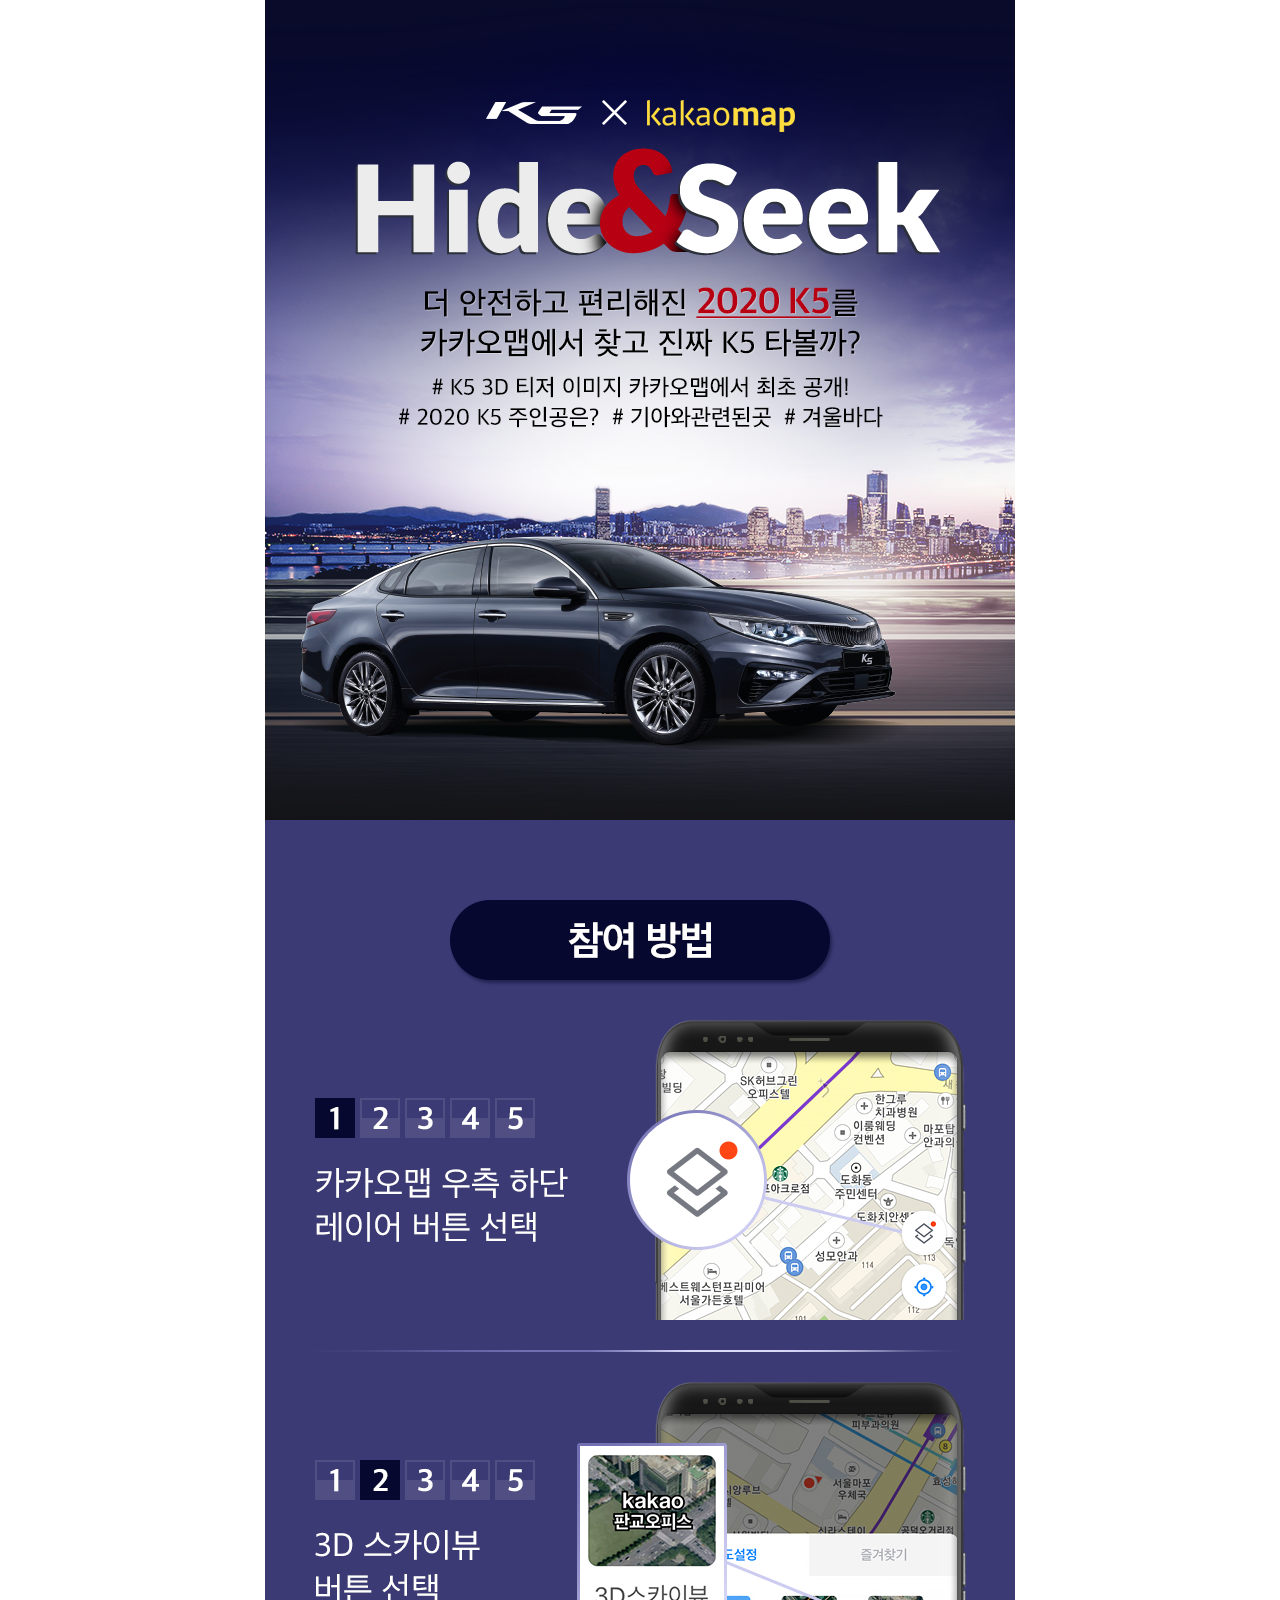
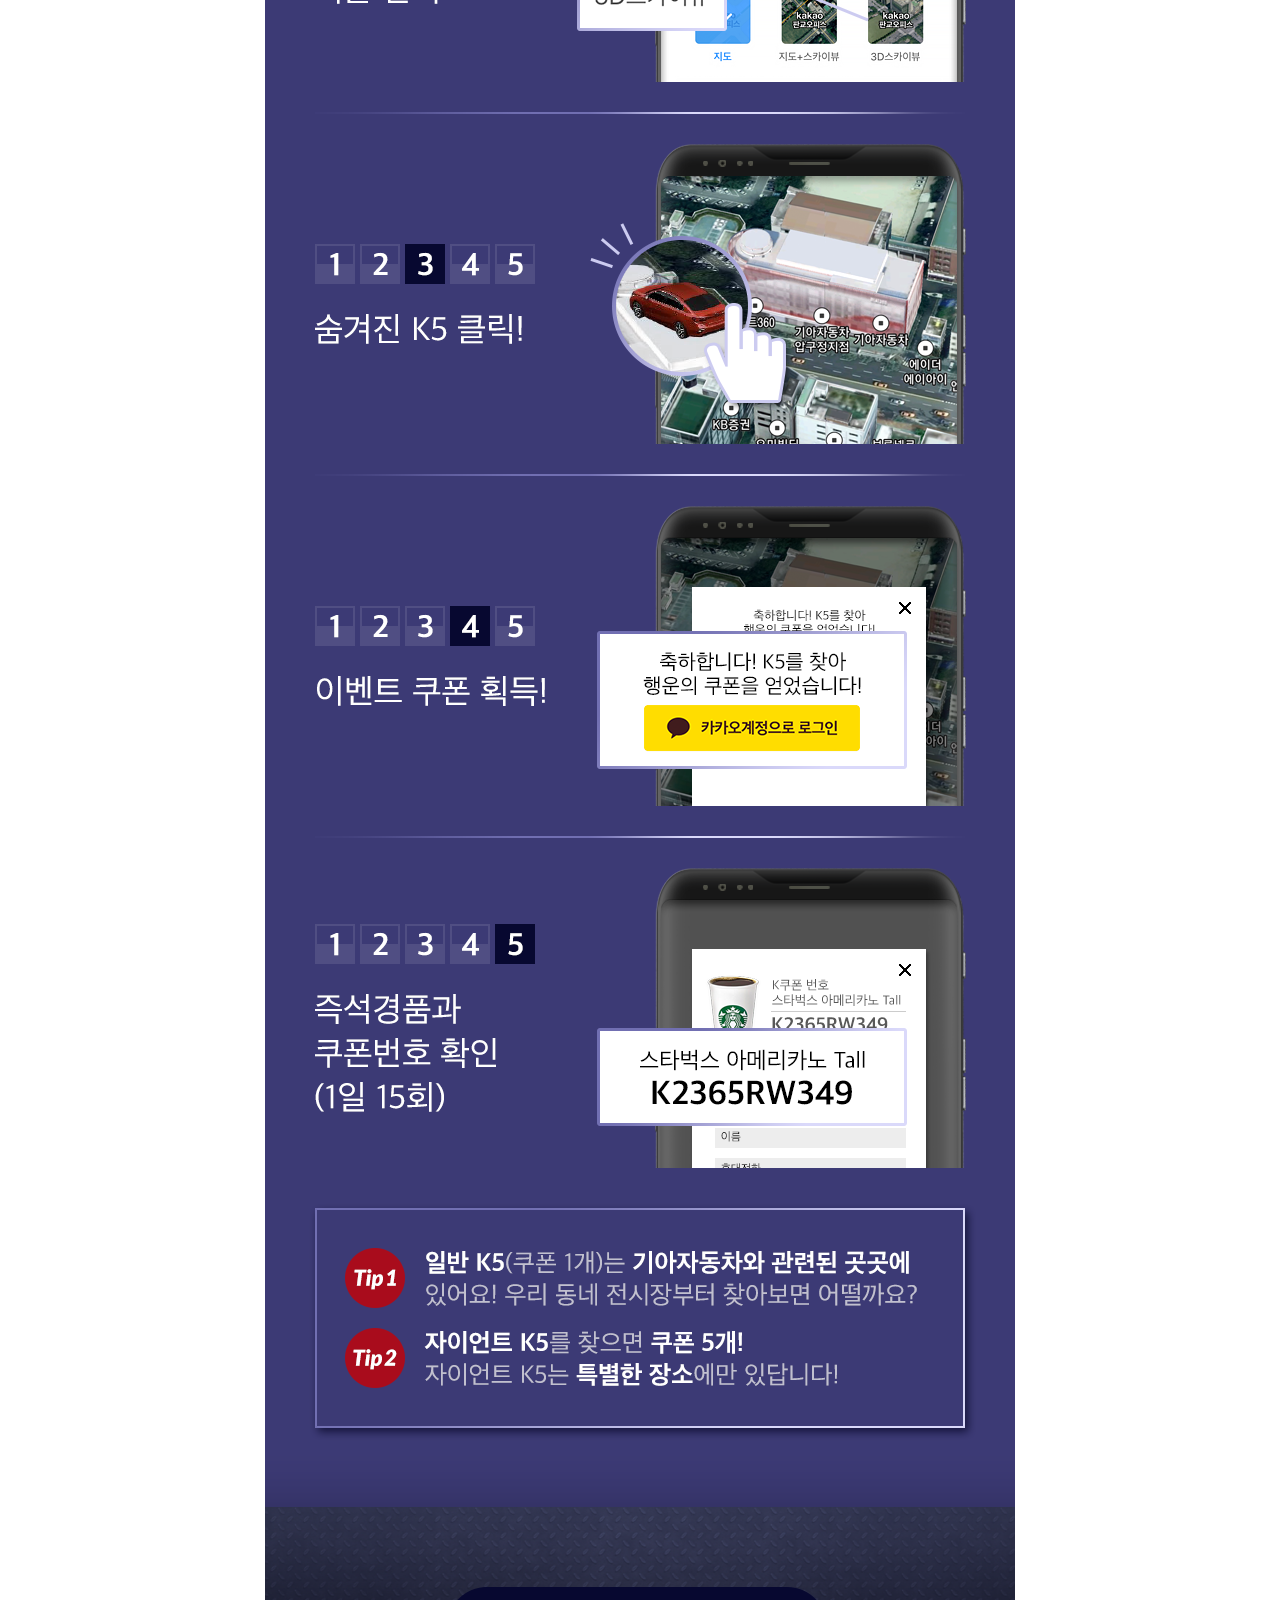
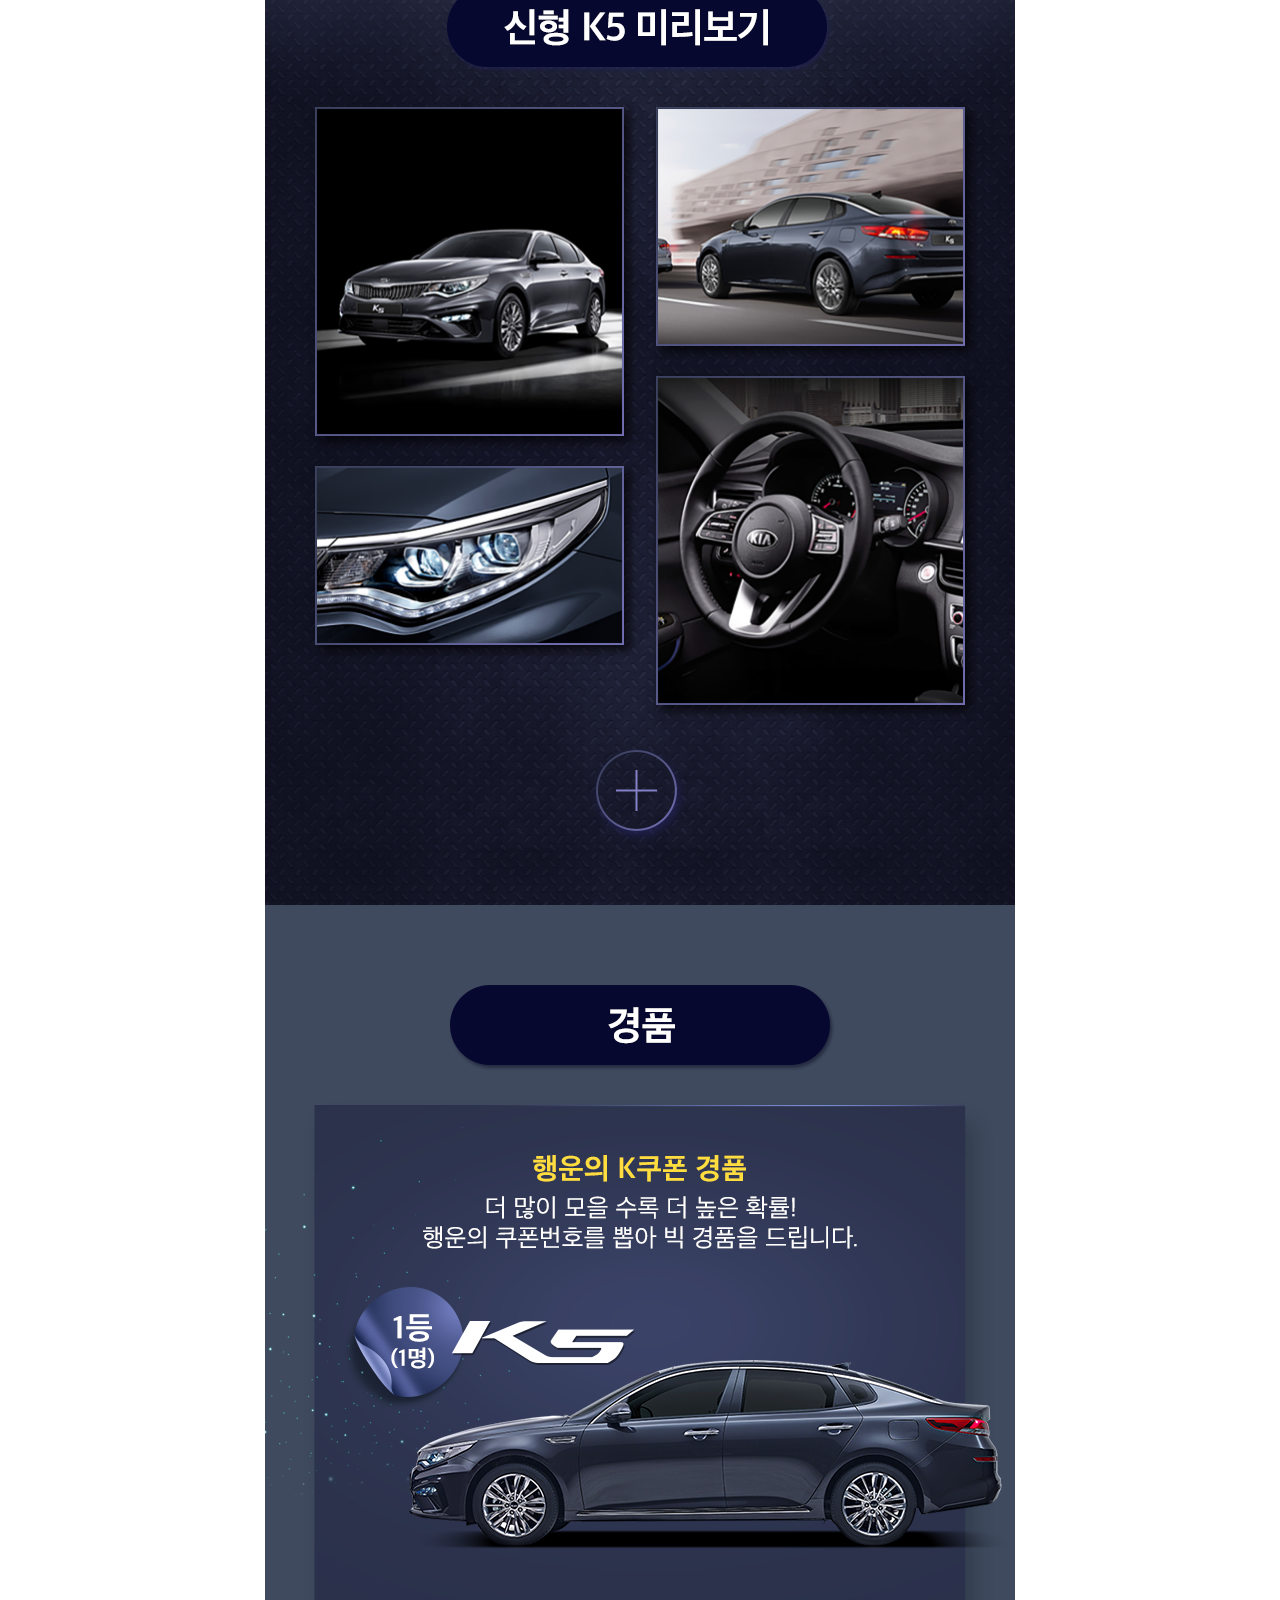
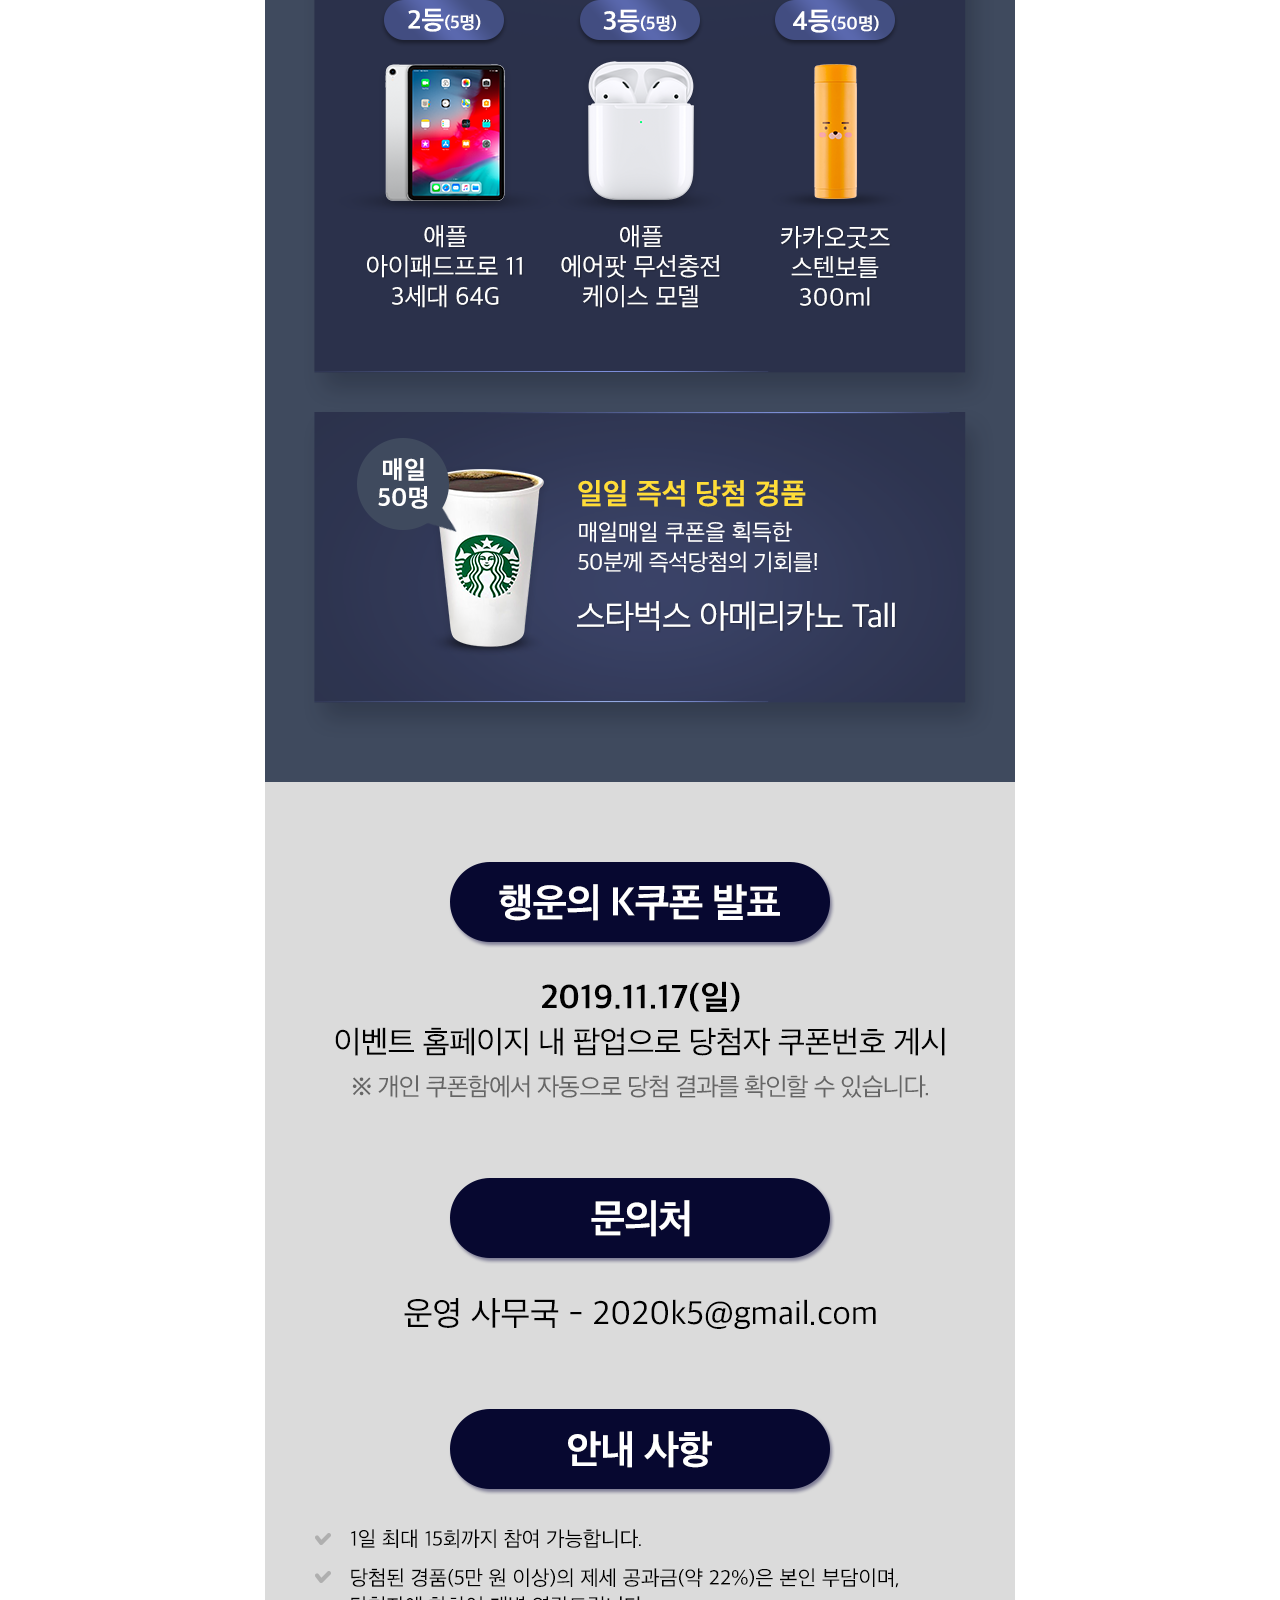
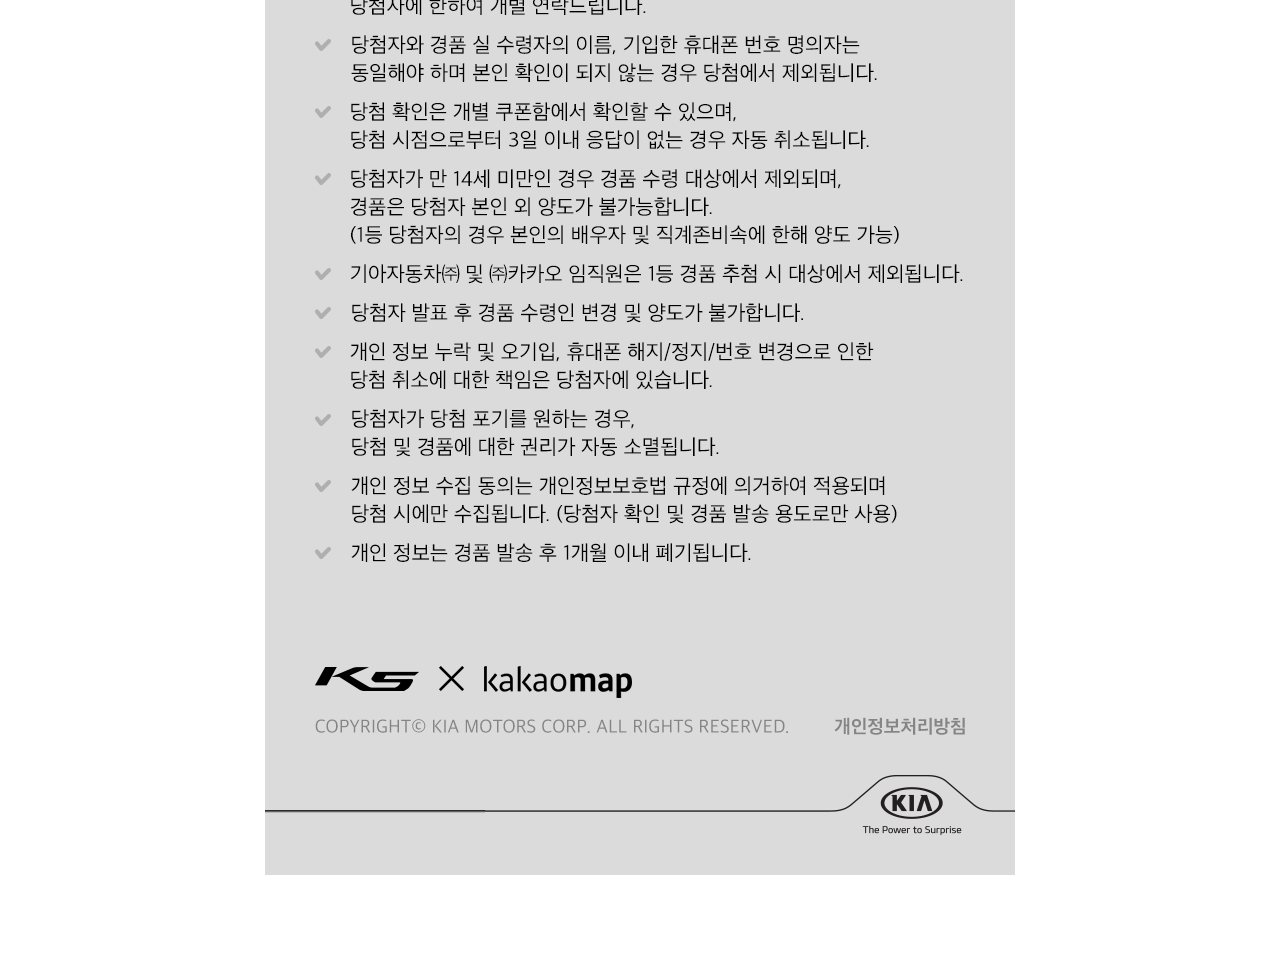
<file: views/html/index.html>
<!Doctype html>
<html lang="ko">
    <head>
        <meta charset="utf-8">
        <meta http-equiv="x-ua-compatible" content="ie=edge">
        <meta name="viewport" content="width=device-width, initial-scale=1, user-scalable=no">
        <title>Hide & Seek</title>
        <meta name="title" content="Hide & Seek">
        <meta name="description" content="기아자동차X카카오맵이 함께하는 전국민 K5신차 찾기 이벤트">
        <meta name="keywords" content="K5, 기아자동차, 카카오맵, 신차">
        <meta name="author" content="univJOYSEUL">
        <meta property="og:title" content="Hide & Seek">
        <meta property="og:type" content="website">
        <meta property="og:image" content="">
        <meta property="og:description" content="기아자동차X카카오맵이 함께하는 전국민 K5신차 찾기 이벤트">
        <meta name="twitter:card" content="summary">
        <meta name="twitter:title" content="Hide & Seek">
        <meta name="twitter:url" content="">
        <meta name="twitter:image" content="">
        <meta name="twitter:description" content="기아자동차X카카오맵이 함께하는 전국민 K5신차 찾기 이벤트">
    
        <link rel="icon" href="" type="image/png">
        <link rel="shortcut icon" href="" type="image/x-icon">

        <link rel="stylesheet" href="../../content/styles/reset.css">
        <link rel="stylesheet" href="../../content/styles/templete.css">
        <link rel="stylesheet" href="../../content/styles/style.css">
        <script src="../../content/scripts/jquery-1.12.4.min.js"></script>
        <script src="../../content/scripts/modal.js"></script>
        <!--[if lte IE 8]>
        <script src="../../content/scripts/html5shiv.js"></script>
        <![endif]-->
    </head>
    <body>
        <main>
            <div class="grid">
                <img src="../../content/images/main/visual.png" alt="K5 X kakapmap Hide&Seek">
                <img src="../../content/images/main/tutorial.png" alt="참여 방법">
                <div class="gallery">
                    <img src="../../content/images/main/gallery-tit.png" alt="신형 K5 미리보기">
                    <div class="img-list">
                        <ul class="list-lt">
                            <li><img src="../../content/images/main/gallery-img-01.png" alt="신차 이미지"></li>
                            <li><img src="../../content/images/main/gallery-img-03.png" alt="신차 이미지"></li>
                        </ul>
                        <ul class="list-rt">
                            <li><img src="../../content/images/main/gallery-img-02.png" alt="신차 이미지"></li>
                            <li><img src="../../content/images/main/gallery-img-04.png" alt="신차 이미지"></li>
                        </ul>
                    </div>
                    <div class="btn-box">
                        <a href="javascript:void(0);" title="이미지 더보기" class="btn"><img src="../../content/images/main/gallery-btn.png" alt="더보기 버튼"></a>
                    </div>
                </div> <!-- //신형 K5 미리보기 -->
                <img src="../../content/images/main/gift.png" alt="경품">
                <img src="../../content/images/main/notice.png" alt="행운의 K쿠폰 발표 / 문의처 / 안내사항">
            </div>
        </main>
        <footer>
            <div class="grid">
                <img src="../../content/images/footer-ci-01.png" alt="K5 X kakapmap Hide&Seek">
                <div class="copyright">
                    <img src="../../content/images/footer-copy.png" alt="COPYRIGHT© KIA MOTORS CORP. ALL RIGHTS RESERVED. / 개인정보처리방침">
                    <a href="javascript:void(0);" title="개인정보처리방침 페이지로 이동" class="btn"></a>
                </div>
                <img src="../../content/images/footer-ci-02.png" alt="KIA - The Power to Surprise">
            </div>
        </footer>
        <div class="fixed-btn-box">
            <div class="grid">
                <a href="javascript:void(0);" title="K5 찾기 페이지로 이동" class="btn"><img src="../../content/images/main/fixed-btn-01.png" alt="K5 찾기"></a>
                <a href="javascript:void(0);" title="내 쿠폰함 페이지로 이동" class="btn show-modal"><img src="../../content/images/main/fixed-btn-02.png" alt="내 쿠폰함 가기"></a>
            </div>
        </div> <!-- //고정 버튼 박스 -->
        <div class="modal-popup">
            <div class="modal-wrap coupon">
                <div class="modal-cont success">
                    <h3 class="tit">축하합니다!!</h3>
                    <p>K5 자이언트를 찾아<br>행운의 쿠폰을 3장 얻었습니다!<br>지금 바로 확인하세요.</p>
                    <div class="btn-box">
                        <a href="javascript:void(0);" title="카카오계정으로 로그인하기" class="btn"><span class="label">카카오계정으로 로그인</span></a>
                    </div>
                </div>
                <!-- <div class="modal-cont fail">
                    <h3 class="tit">쿠폰 획득 실패<br>일일 이벤트 응모 횟수 초과</h3>
                    <p>Hide & Seek 이벤트는<br>하루 15회까지 가능합니다.<br>내일 다시 지원해 주세요.</p>
                    <div class="btn-box">
                        <a href="javascript:void(0);" title="카카오계정으로 로그인하기" class="btn close-modal">닫기</a>
                    </div>
                </div> -->
            </div>
        </div>
        <script>
            $(document).ready(function(){
                
                $(window).scroll(function(){
                    var windowST = $(window).scrollTop();
                    $('.fixed-btn-box').addClass('active');
                    if (windowST <= 0) {
                        $('.fixed-btn-box').removeClass('active');
                    }
                });
            });
        </script>
    </body>
</html>
</file>
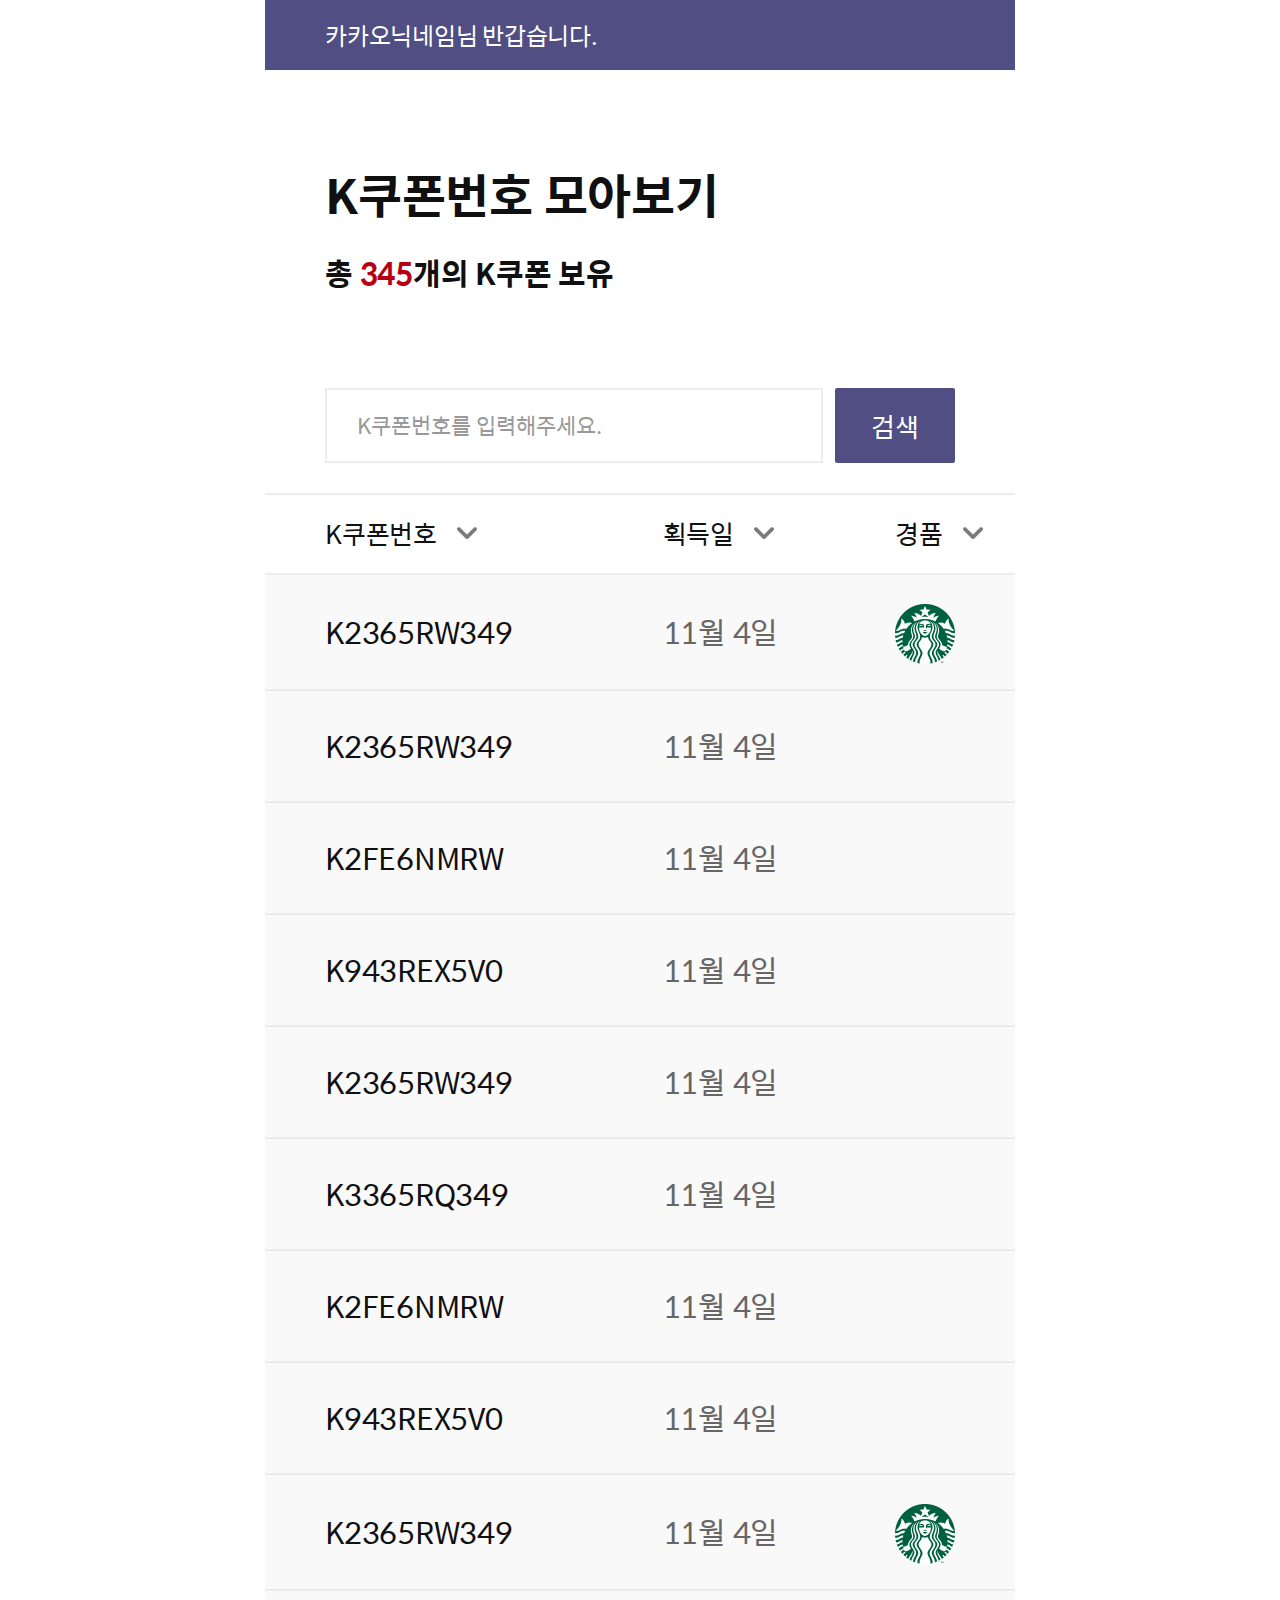
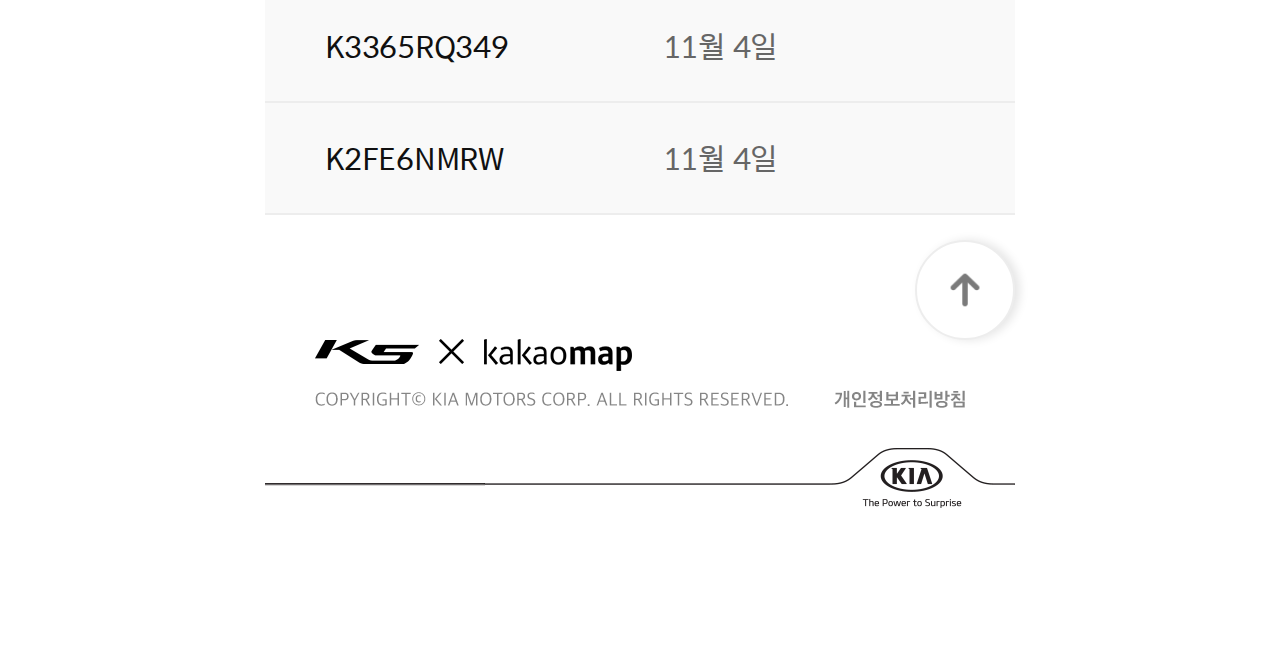
<file: views/html/쿠폰모아보기.html>
<!Doctype html>
<html lang="ko">
    <head>
        <meta charset="utf-8">
        <meta http-equiv="x-ua-compatible" content="ie=edge">
        <meta name="viewport" content="width=device-width, initial-scale=1, user-scalable=no">
        <title>Hide & Seek</title>
        <meta name="title" content="Hide & Seek">
        <meta name="description" content="기아자동차X카카오맵이 함께하는 전국민 K5신차 찾기 이벤트">
        <meta name="keywords" content="K5, 기아자동차, 카카오맵, 신차">
        <meta name="author" content="univJOYSEUL">
        <meta property="og:title" content="Hide & Seek">
        <meta property="og:type" content="website">
        <meta property="og:image" content="">
        <meta property="og:description" content="기아자동차X카카오맵이 함께하는 전국민 K5신차 찾기 이벤트">
        <meta name="twitter:card" content="summary">
        <meta name="twitter:title" content="Hide & Seek">
        <meta name="twitter:url" content="">
        <meta name="twitter:image" content="">
        <meta name="twitter:description" content="기아자동차X카카오맵이 함께하는 전국민 K5신차 찾기 이벤트">
    
        <link rel="icon" href="" type="image/png">
        <link rel="shortcut icon" href="" type="image/x-icon">

        <link rel="stylesheet" href="../../content/styles/reset.css">
        <link rel="stylesheet" href="../../content/styles/templete.css">
        <link rel="stylesheet" href="../../content/styles/style.css">
        <script src="../../content/scripts/jquery-1.12.4.min.js"></script>
        <script src="../../content/scripts/modal.js"></script>
        <!--[if lte IE 8]>
        <script src="../../content/scripts/html5shiv.js"></script>
        <![endif]-->
    </head>
    <body>
        <section>
            <div class="grid">
                <div class="nickbox">
                    <div class="grid-padd"><span class="txt">카카오닉네임님 반갑습니다.</span></div>
                </div>
                <div class="page-titbox">
                    <div class="grid-padd">
                        <h2 class="tit">K쿠폰번호 모아보기</h2>
                        <p class="txt">총 <span class="fnt-red">345</span>개의 K쿠폰 보유</p>
                    </div>
                </div>
                <!--
                <div class="cpn-default">
                    <div class="grid-padd">
                        <p>현재 보유한 쿠폰이 없습니다.<br><span class="fnt-red">K5 찾기</span> 버튼을 눌러<br>이벤트에 응모해 보세요.</p>
                    </div>
                </div>
                //보유한 쿠폰이 없을 시 디폴트 문구-->
                <div class="cpn-search">
                    <div class="grid-padd">
                        <form>
                            <input type="text" placeholder="K쿠폰번호를 입력해주세요."><button class="btn">검색</button>
                        </form>
                    </div>
                </div>
                <div class="cpn-tblbox">
                    <table cellspacing="0" cellpadding="0" class="cpn-all">
                        <tr>
                            <th><span class="btn">K쿠폰번호</span></th>
                            <th><span class="btn">획득일</span></th>
                            <th><span class="btn">경품</span></th> <!-- joy1016 -->
                        </tr>
                        <tr>
                            <td>K2365RW349</td>
                            <td>11월 4일</td>
                            <td><img src="../../content/images/sub/coupon-ci-img.png" alt="쿠폰 이미지" class="cpn-img"></td>
                        </tr>
                        <tr>
                            <td>K2365RW349</td>
                            <td>11월 4일</td>
                            <td></td>
                        </tr>
                        <tr>
                            <td>K2FE6NMRW</td>
                            <td>11월 4일</td>
                            <td></td>
                        </tr>
                        <tr>
                            <td>K943REX5V0</td>
                            <td>11월 4일</td>
                            <td></td>
                        </tr>
                        <tr>
                            <td>K2365RW349</td>
                            <td>11월 4일</td>
                            <td></td>
                        </tr>
                        <tr>
                            <td>K3365RQ349</td>
                            <td>11월 4일</td>
                            <td></td>
                        </tr>
                        <tr>
                            <td>K2FE6NMRW</td>
                            <td>11월 4일</td>
                            <td></td>
                        </tr>
                        <tr>
                            <td>K943REX5V0</td>
                            <td>11월 4일</td>
                            <td></td>
                        </tr>
                        <tr>
                            <td>K2365RW349</td>
                            <td>11월 4일</td>
                            <td><img src="../../content/images/sub/coupon-ci-img.png" alt="쿠폰 이미지" class="cpn-img"></td>
                        </tr>
                        <tr>
                            <td>K3365RQ349</td>
                            <td>11월 4일</td>
                            <td></td>
                        </tr>
                        <tr>
                            <td>K2FE6NMRW</td>
                            <td>11월 4일</td>
                            <td></td>
                        </tr>
                    </table>
                </div>
                <div class="fixed-btn-box">
                    <a href="javascript:void(0);" title="K5 찾기 페이지로 이동" class="btn"><img src="../../content/images/main/fixed-btn-01.png" alt="K5 찾기"></a>
                    <a href="index.html" title="이벤트 소개 페이지로 이동" class="btn"><img src="../../content/images/sub/fixed-btn-03.png" alt="이벤트 소개"></a>
                </div> <!-- //고정 버튼 박스 -->
                <span class="scltop-btn"><img src="../../content/images/sub/scrolltop-arw.png" alt="페이지 위로 이동 화살표"></span>
            </div>
        </section>
        <footer>
            <div class="grid">
                <img src="../../content/images/footer-ci-wht-01.png" alt="K5 X kakapmap Hide&Seek">
                <div class="copyright">
                    <img src="../../content/images/footer-copy-wht.png" alt="COPYRIGHT© KIA MOTORS CORP. ALL RIGHTS RESERVED. / 개인정보처리방침">
                    <a href="javascript:void(0);" title="개인정보처리방침 페이지로 이동" class="btn"></a>
                </div>
                <img src="../../content/images/footer-ci-wht-02.png" alt="KIA - The Power to Surprise">
            </div>
        </footer>
        <div class="fixed-btn-box">
            <a href="javascript:void(0);" title="K5 찾기 페이지로 이동" class="btn"><img src="../../content/images/main/fixed-btn-01.png" alt="K5 찾기"></a>
            <a href="쿠폰함.html" title="쿠폰함 페이지로 이동" class="btn"><img src="../../content/images/main/fixed-btn-02.png" alt="내 쿠폰함 가기"></a> <!-- joy1016 -->
        </div> <!-- //고정 버튼 박스 -->
        <script>
            $(document).ready(function(){
                $('.cpn-all th .btn').click(function(){
                    $(this).toggleClass('active');
                });
                $('.scltop-btn').click(function(){
                    $('html, body').animate({
                        scrollTop : 0
                    }, 250);
                });
                $(window).scroll(function(){
                    var windowST = $(this).scrollTop();

                    $('.fixed-btn-box').addClass('active');
                    $('.scltop-btn').addClass('active');

                    if(windowST <= 0) {
                        $('.scltop-btn').removeClass('active');
                        $('.fixed-btn-box').removeClass('active');
                    }
                    if ($('.scltop-btn').offset().top + $(".scltop-btn").height() > $("footer").offset().top) {
                        $('.scltop-btn').removeClass('active');
                    }
                });
            });
        </script>
    </body>
</html>
</file>
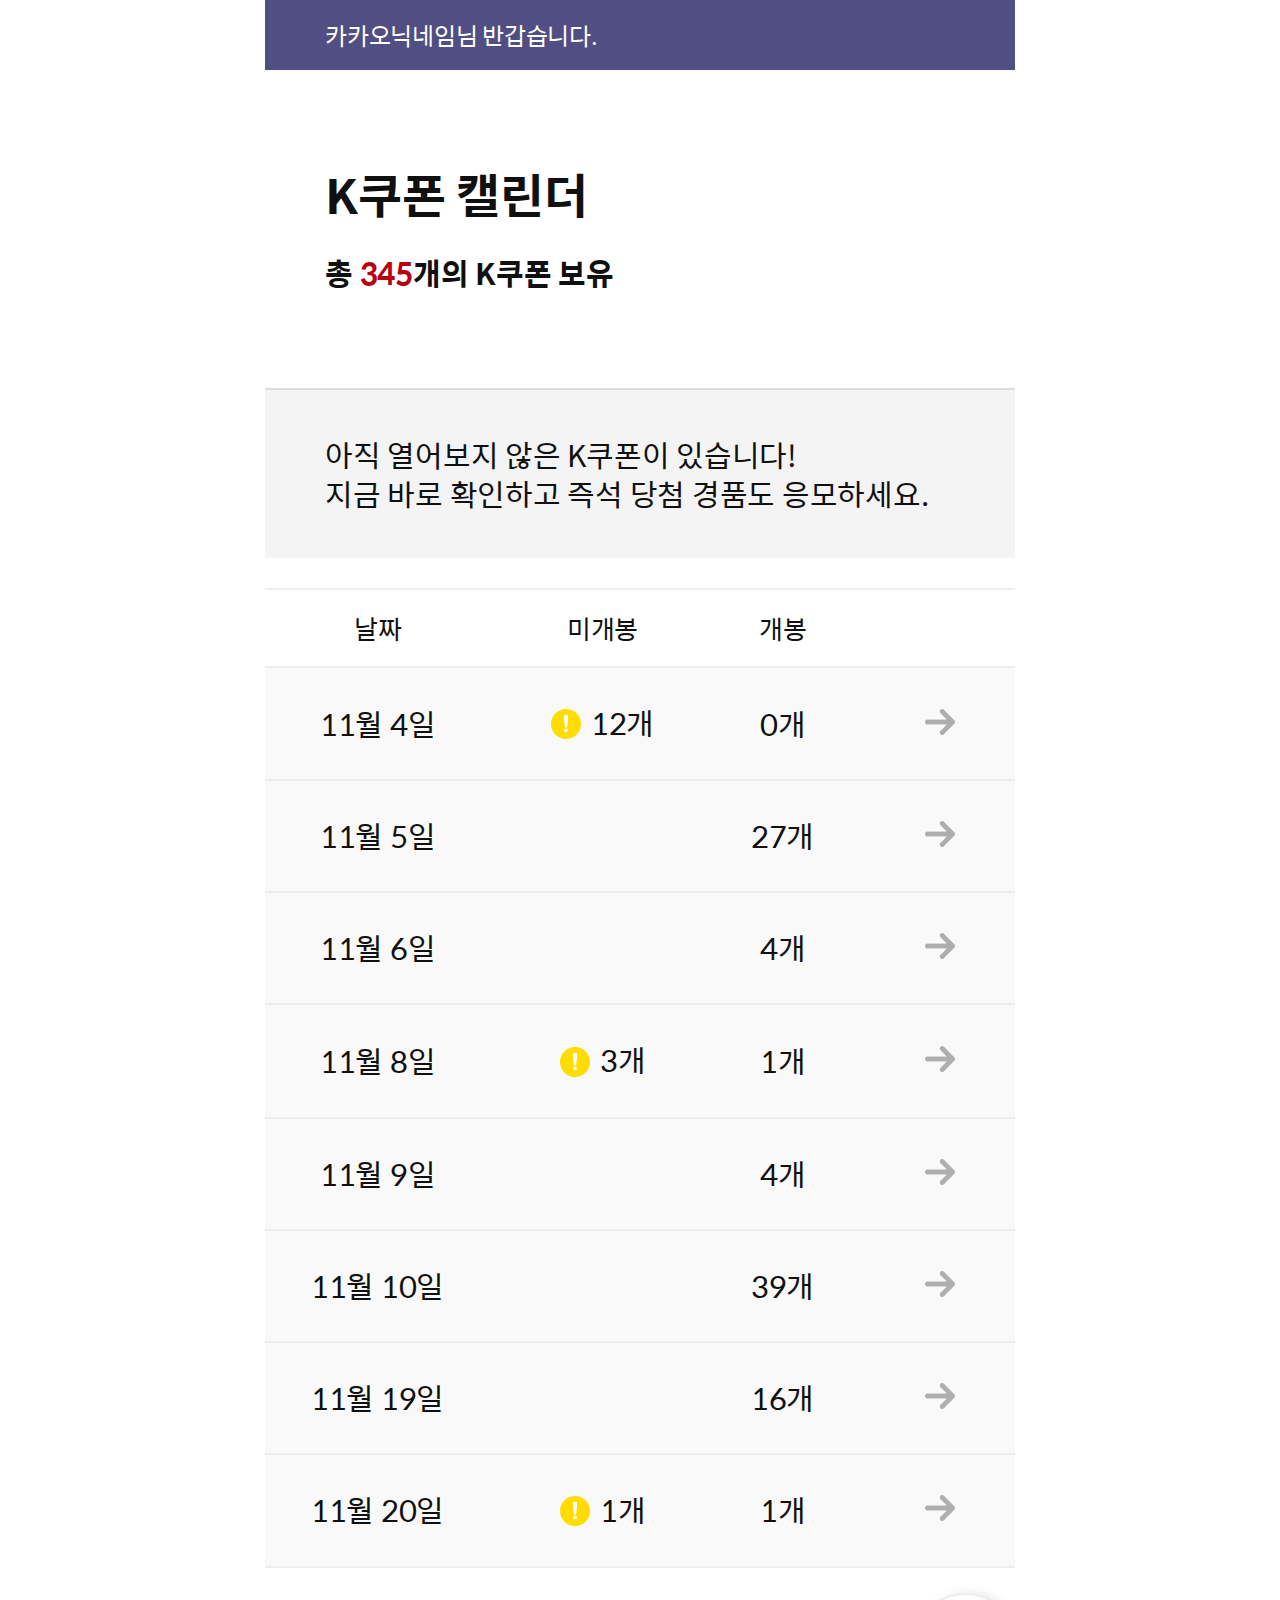
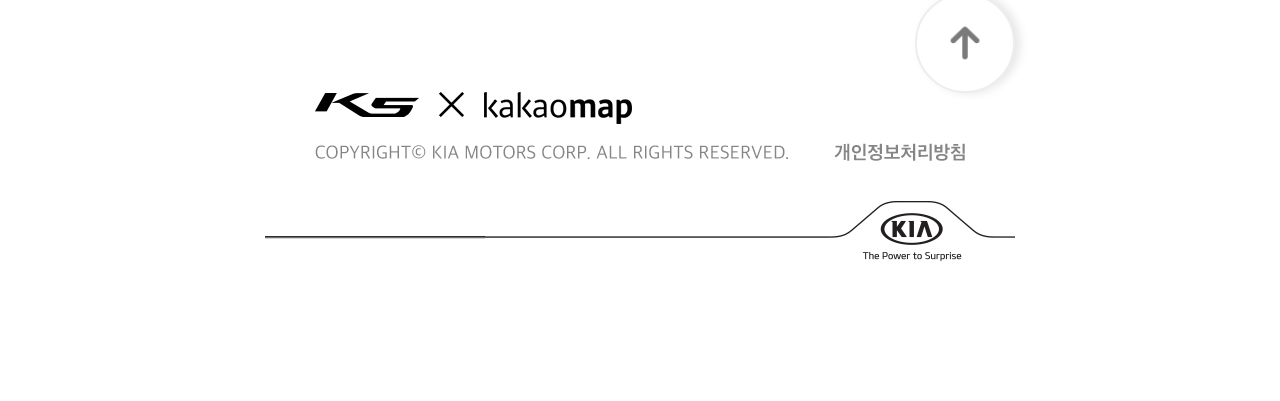
<file: views/html/쿠폰캘린더.html>
<!Doctype html>
<html lang="ko">
    <head>
        <meta charset="utf-8">
        <meta http-equiv="x-ua-compatible" content="ie=edge">
        <meta name="viewport" content="width=device-width, initial-scale=1, user-scalable=no">
        <title>Hide & Seek</title>
        <meta name="title" content="Hide & Seek">
        <meta name="description" content="기아자동차X카카오맵이 함께하는 전국민 K5신차 찾기 이벤트">
        <meta name="keywords" content="K5, 기아자동차, 카카오맵, 신차">
        <meta name="author" content="univJOYSEUL">
        <meta property="og:title" content="Hide & Seek">
        <meta property="og:type" content="website">
        <meta property="og:image" content="">
        <meta property="og:description" content="기아자동차X카카오맵이 함께하는 전국민 K5신차 찾기 이벤트">
        <meta name="twitter:card" content="summary">
        <meta name="twitter:title" content="Hide & Seek">
        <meta name="twitter:url" content="">
        <meta name="twitter:image" content="">
        <meta name="twitter:description" content="기아자동차X카카오맵이 함께하는 전국민 K5신차 찾기 이벤트">
    
        <link rel="icon" href="" type="image/png">
        <link rel="shortcut icon" href="" type="image/x-icon">

        <link rel="stylesheet" href="../../content/styles/reset.css">
        <link rel="stylesheet" href="../../content/styles/templete.css">
        <link rel="stylesheet" href="../../content/styles/style.css">
        <script src="../../content/scripts/jquery-1.12.4.min.js"></script>
        <script src="../../content/scripts/modal.js"></script>
        <!--[if lte IE 8]>
        <script src="../../content/scripts/html5shiv.js"></script>
        <![endif]-->
    </head>
    <body>
        <section>
            <div class="grid">
                <div class="nickbox">
                    <div class="grid-padd"><span class="txt">카카오닉네임님 반갑습니다.</span></div>
                </div>
                <div class="page-titbox">
                    <div class="grid-padd">
                        <h2 class="tit">K쿠폰 캘린더</h2>
                        <p class="txt">총 <span class="fnt-red">345</span>개의 K쿠폰 보유</p>
                    </div>
                </div>
                <!--
                <div class="cpn-default">
                    <div class="grid-padd">
                        <p>현재 보유한 쿠폰이 없습니다.<br><span class="fnt-red">K5 찾기</span> 버튼을 눌러<br>이벤트에 응모해 보세요.</p>
                    </div>
                </div>
                //보유한 쿠폰이 없을 시 디폴트 문구-->
                <div class="cpn-descbox">
                    <div class="grid-padd">
                        <p class="txt">아직 열어보지 않은 K쿠폰이 있습니다!<br>지금 바로 확인하고 즉석 당첨 경품도 응모하세요.</p>
                    </div>
                </div>
                <div class="cpn-tblbox">
                    <table cellspacing="0" cellpadding="0" class="cpn-calendar">
                        <tr>
                            <th>날짜</th>
                            <th>미개봉</th>
                            <th>개봉</th>
                            <th></th>
                        </tr>
                        <tr>
                            <td><a href="쿠폰함.html" title="쿠폰함 페이지로 이동">11월 4일</a></td>
                            <td><a href="쿠폰함.html" title="쿠폰함 페이지로 이동"><img src="../../content/images/sub/coupon-alarm-ico.png" alt="알람 아이콘" class="ico">12개</a></td>
                            <td><a href="쿠폰함.html" title="쿠폰함 페이지로 이동">0개</a></td>
                            <td><a href="쿠폰함.html" title="쿠폰함 페이지로 이동"><img src="../../content/images/sub/coupon-arw.png" alt="화살표 이미지" class="arw"></a></td>
                        </tr>
                        <tr>
                            <td><a href="쿠폰함.html" title="쿠폰함 페이지로 이동">11월 5일</a></td>
                            <td><a href="쿠폰함.html" title="쿠폰함 페이지로 이동"></a></td>
                            <td><a href="쿠폰함.html" title="쿠폰함 페이지로 이동">27개</a></td>
                            <td><a href="쿠폰함.html" title="쿠폰함 페이지로 이동"><img src="../../content/images/sub/coupon-arw.png" alt="화살표 이미지" class="arw"></a></td>
                        </tr>
                        <tr>
                            <td><a href="쿠폰함.html" title="쿠폰함 페이지로 이동">11월 6일</a></td>
                            <td><a href="쿠폰함.html" title="쿠폰함 페이지로 이동"></a></td>
                            <td><a href="쿠폰함.html" title="쿠폰함 페이지로 이동">4개</a></td>
                            <td><a href="쿠폰함.html" title="쿠폰함 페이지로 이동"><img src="../../content/images/sub/coupon-arw.png" alt="화살표 이미지" class="arw"></a></td>
                        </tr>
                        <tr>
                            <td><a href="쿠폰함.html" title="쿠폰함 페이지로 이동">11월 8일</a></td>
                            <td><a href="쿠폰함.html" title="쿠폰함 페이지로 이동"><img src="../../content/images/sub/coupon-alarm-ico.png" alt="알람 아이콘" class="ico">3개</a></td>
                            <td><a href="쿠폰함.html" title="쿠폰함 페이지로 이동">1개</a></td>
                            <td><a href="쿠폰함.html" title="쿠폰함 페이지로 이동"><img src="../../content/images/sub/coupon-arw.png" alt="화살표 이미지" class="arw"></a></td>
                        </tr>
                        <tr>
                            <td><a href="쿠폰함.html" title="쿠폰함 페이지로 이동">11월 9일</a></td>
                            <td><a href="쿠폰함.html" title="쿠폰함 페이지로 이동"></a></td>
                            <td><a href="쿠폰함.html" title="쿠폰함 페이지로 이동">4개</a></td>
                            <td><a href="쿠폰함.html" title="쿠폰함 페이지로 이동"><img src="../../content/images/sub/coupon-arw.png" alt="화살표 이미지" class="arw"></a></td>
                        </tr>
                        <tr>
                            <td><a href="쿠폰함.html" title="쿠폰함 페이지로 이동">11월 10일</a></td>
                            <td><a href="쿠폰함.html" title="쿠폰함 페이지로 이동"></a></td>
                            <td><a href="쿠폰함.html" title="쿠폰함 페이지로 이동">39개</a></td>
                            <td><a href="쿠폰함.html" title="쿠폰함 페이지로 이동"><img src="../../content/images/sub/coupon-arw.png" alt="화살표 이미지" class="arw"></a></td>
                        </tr>
                        <tr>
                            <td><a href="쿠폰함.html" title="쿠폰함 페이지로 이동">11월 19일</a></td>
                            <td><a href="쿠폰함.html" title="쿠폰함 페이지로 이동"></a></td>
                            <td><a href="쿠폰함.html" title="쿠폰함 페이지로 이동">16개</a></td>
                            <td><a href="쿠폰함.html" title="쿠폰함 페이지로 이동"><img src="../../content/images/sub/coupon-arw.png" alt="화살표 이미지" class="arw"></a></td>
                        </tr>
                        <tr>
                            <td><a href="쿠폰함.html" title="쿠폰함 페이지로 이동">11월 20일</a></td>
                            <td><a href="쿠폰함.html" title="쿠폰함 페이지로 이동"><img src="../../content/images/sub/coupon-alarm-ico.png" alt="알람 아이콘" class="ico">1개</a></td>
                            <td><a href="쿠폰함.html" title="쿠폰함 페이지로 이동">1개</a></td>
                            <td><a href="쿠폰함.html" title="쿠폰함 페이지로 이동"><img src="../../content/images/sub/coupon-arw.png" alt="화살표 이미지" class="arw"></a></td>
                        </tr>
                    </table>
                </div>
                <div class="fixed-btn-box">
                    <a href="javascript:void(0);" title="K5 찾기 페이지로 이동" class="btn"><img src="../../content/images/main/fixed-btn-01.png" alt="K5 찾기"></a>
                    <a href="index.html" title="이벤트 소개 페이지로 이동" class="btn"><img src="../../content/images/sub/fixed-btn-03.png" alt="이벤트 소개"></a>
                </div> <!-- //고정 버튼 박스 -->
                <span class="scltop-btn"><img src="../../content/images/sub/scrolltop-arw.png" alt="페이지 위로 이동 화살표"></span>
            </div>
        </section>
        <footer>
            <div class="grid">
                <img src="../../content/images/footer-ci-wht-01.png" alt="K5 X kakapmap Hide&Seek">
                <div class="copyright">
                    <img src="../../content/images/footer-copy-wht.png" alt="COPYRIGHT© KIA MOTORS CORP. ALL RIGHTS RESERVED. / 개인정보처리방침">
                    <a href="javascript:void(0);" title="개인정보처리방침 페이지로 이동" class="btn"></a>
                </div>
                <img src="../../content/images/footer-ci-wht-02.png" alt="KIA - The Power to Surprise">
            </div>
        </footer>
        <div class="fixed-btn-box">
            <a href="javascript:void(0);" title="K5 찾기 페이지로 이동" class="btn"><img src="../../content/images/main/fixed-btn-01.png" alt="K5 찾기"></a>
            <a href="쿠폰함.html" title="쿠폰함 페이지로 이동" class="btn"><img src="../../content/images/main/fixed-btn-02.png" alt="내 쿠폰함 가기"></a> <!-- joy1016 -->
        </div> <!-- //고정 버튼 박스 -->
        <script>
            $(document).ready(function(){
                $('.scltop-btn').click(function(){
                    $('html, body').animate({
                        scrollTop : 0
                    }, 250);
                });
                $(window).scroll(function(){
                    var windowST = $(this).scrollTop();

                    $('.fixed-btn-box').addClass('active');
                    $('.scltop-btn').addClass('active');

                    if(windowST <= 0) {
                        $('.scltop-btn').removeClass('active');
                        $('.fixed-btn-box').removeClass('active');
                    }
                    if ($('.scltop-btn').offset().top + $(".scltop-btn").height() > $("footer").offset().top) {
                        $('.scltop-btn').removeClass('active');
                    }
                });
            });
        </script>
    </body>
</html>
</file>
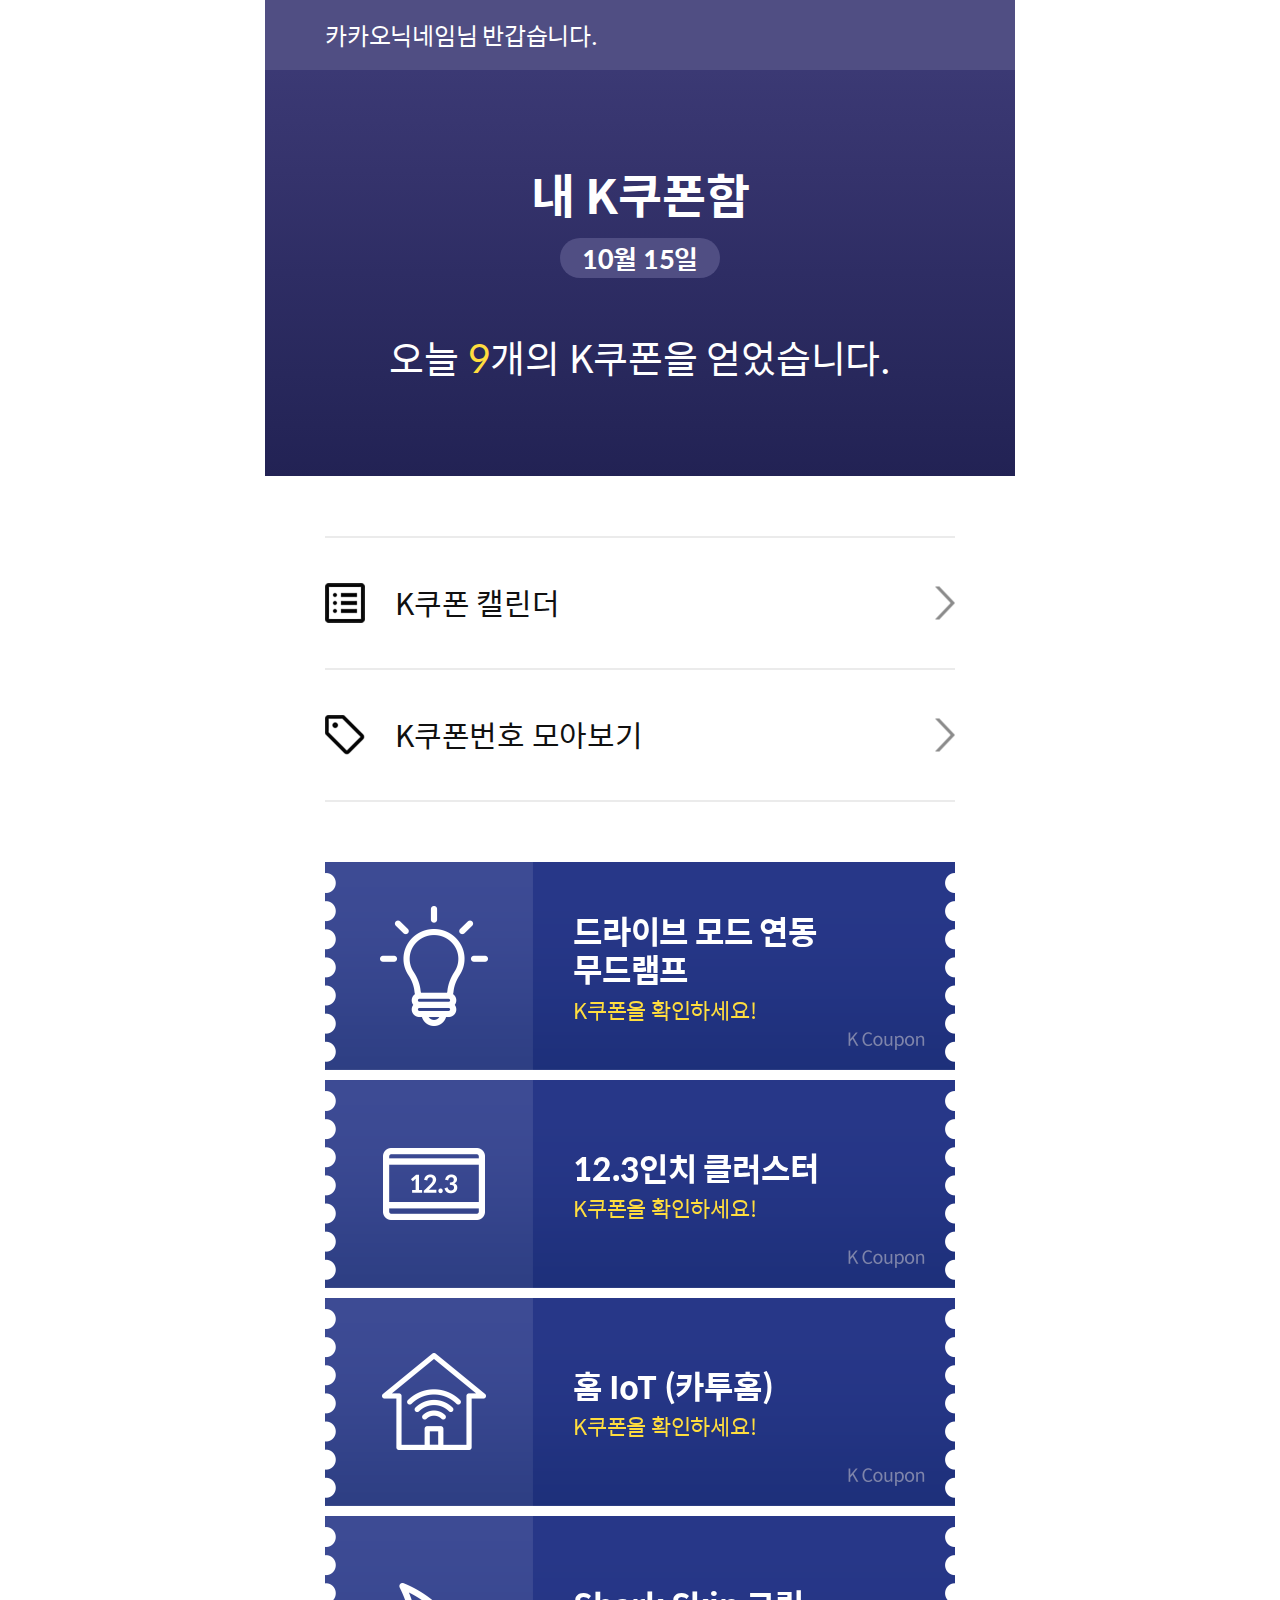
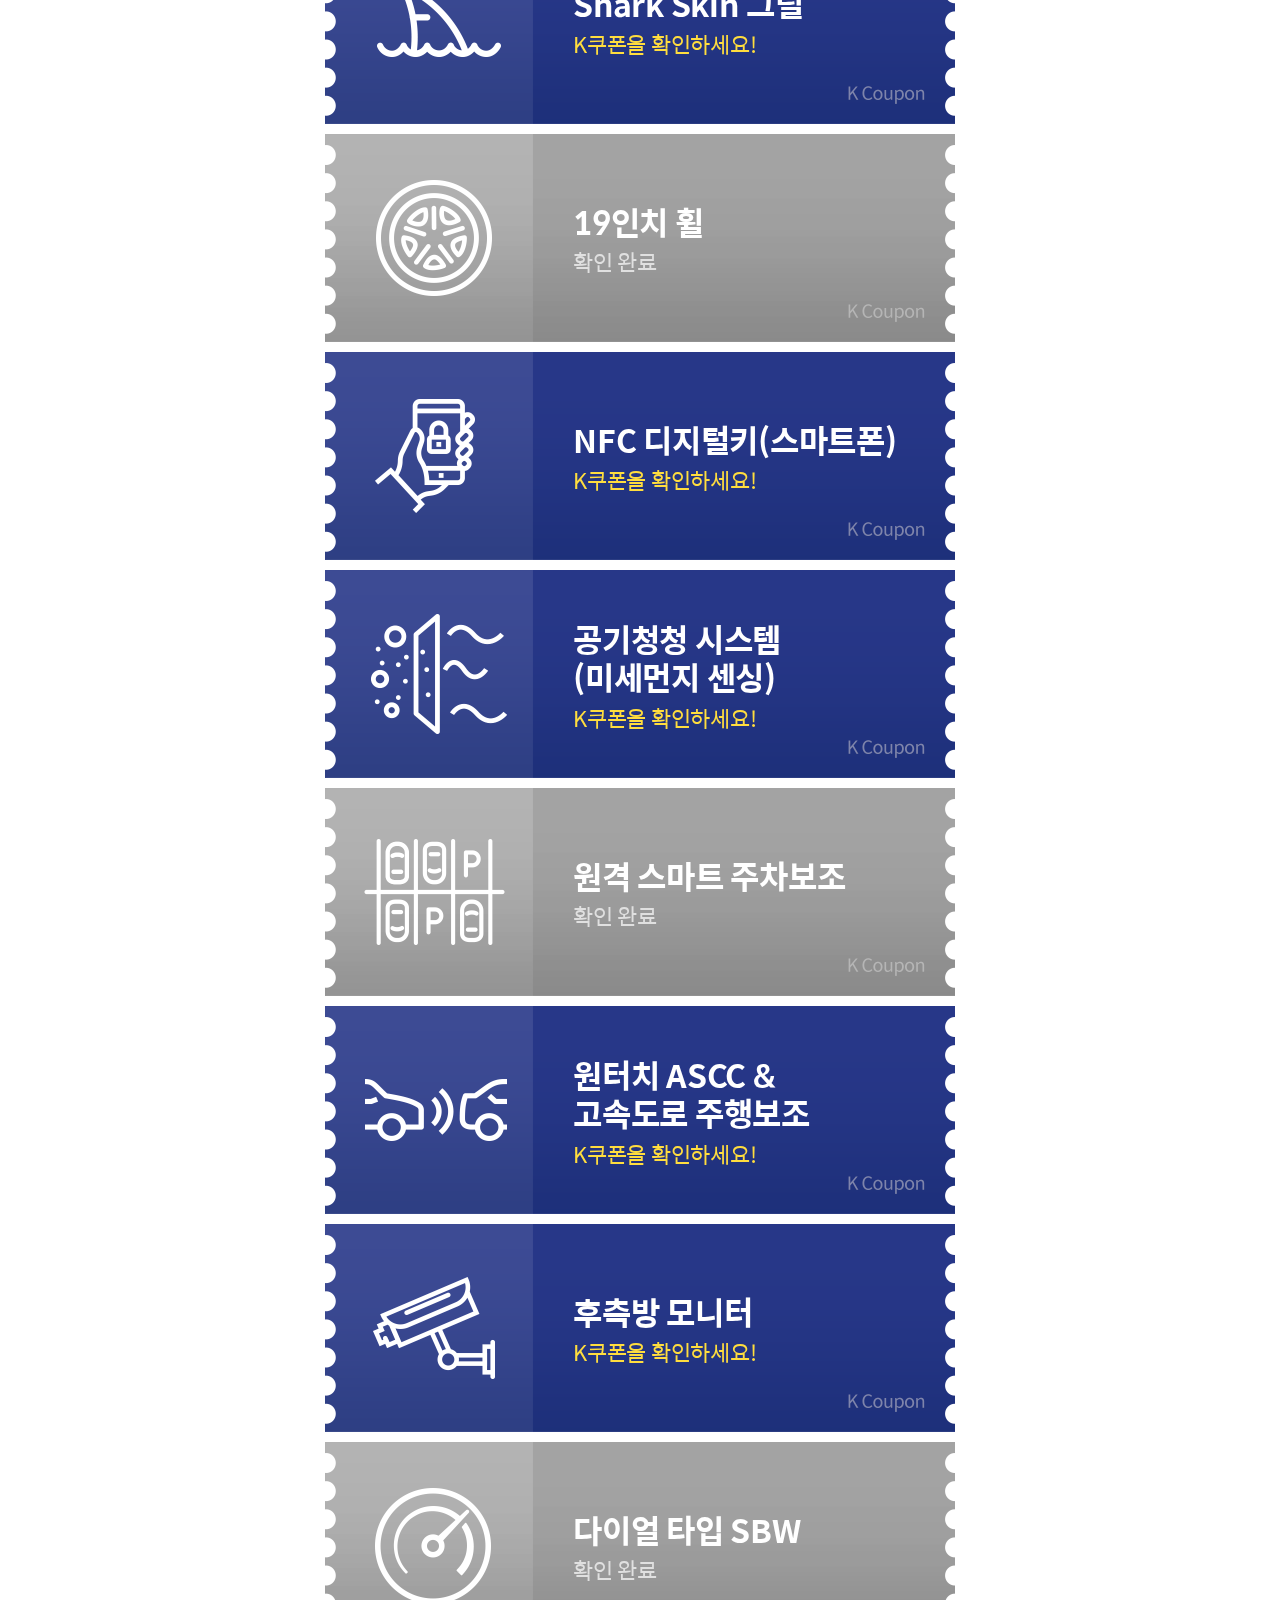
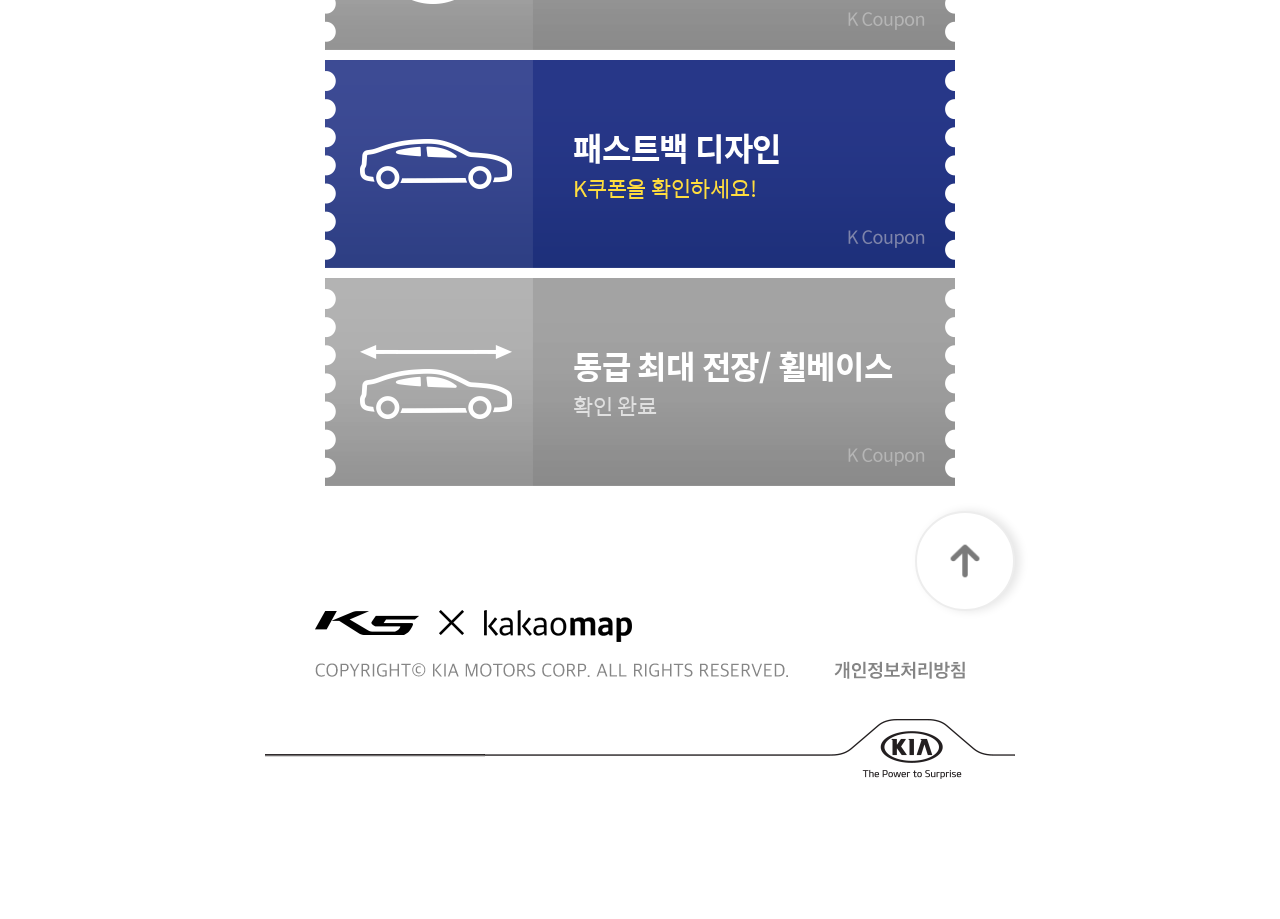
<file: views/html/쿠폰함.html>
<!Doctype html>
<html lang="ko">
    <head>
        <meta charset="utf-8">
        <meta http-equiv="x-ua-compatible" content="ie=edge">
        <meta name="viewport" content="width=device-width, initial-scale=1, user-scalable=no">
        <title>Hide & Seek</title>
        <meta name="title" content="Hide & Seek">
        <meta name="description" content="기아자동차X카카오맵이 함께하는 전국민 K5신차 찾기 이벤트">
        <meta name="keywords" content="K5, 기아자동차, 카카오맵, 신차">
        <meta name="author" content="univJOYSEUL">
        <meta property="og:title" content="Hide & Seek">
        <meta property="og:type" content="website">
        <meta property="og:image" content="">
        <meta property="og:description" content="기아자동차X카카오맵이 함께하는 전국민 K5신차 찾기 이벤트">
        <meta name="twitter:card" content="summary">
        <meta name="twitter:title" content="Hide & Seek">
        <meta name="twitter:url" content="">
        <meta name="twitter:image" content="">
        <meta name="twitter:description" content="기아자동차X카카오맵이 함께하는 전국민 K5신차 찾기 이벤트">
    
        <link rel="icon" href="" type="image/png">
        <link rel="shortcut icon" href="" type="image/x-icon">

        <link rel="stylesheet" href="../../content/styles/reset.css">
        <link rel="stylesheet" href="../../content/styles/templete.css">
        <link rel="stylesheet" href="../../content/styles/style.css">
        <script src="../../content/scripts/jquery-1.12.4.min.js"></script>
        <script src="../../content/scripts/modal.js"></script>
        <!--[if lte IE 8]>
        <script src="../../content/scripts/html5shiv.js"></script>
        <![endif]-->
    </head>
    <body>
        <section>
            <div class="grid">
                <div class="nickbox">
                    <div class="grid-padd"><span class="txt">카카오닉네임님 반갑습니다.</span></div>
                </div>
                <div class="page-titbox cpnbox-titbox">
                    <div class="grid-padd">
                        <h2 class="tit">내 K쿠폰함</h2>
                        <span class="date">10월 15일</span>
                        <p class="txt">오늘 <span class="fnt-ylw">9</span>개의 K쿠폰을 얻었습니다.</p>
                    </div>
                </div>
                <div class="cpnbox-menu">
                    <div class="grid-padd">
                        <a href="쿠폰캘린더.html" title="쿠폰 캘린더 페이지로 이동" class="btn"><span class="label">K쿠폰 캘린더</span><img src="../../content/images/sub/coupon-menu-arw.png" alt="메뉴 화살표 이미지" class="arw"></a>
                        <a href="쿠폰모아보기.html" title="쿠폰 모아보기 페이지로 이동" class="btn"><span class="label">K쿠폰번호 모아보기</span><img src="../../content/images/sub/coupon-menu-arw.png" alt="메뉴 화살표 이미지" class="arw"></a>
                    </div>
                </div>
                <div class="cpnbox-list">
                    <div class="grid-padd">
                        <ul>
                            <li class="show-modal">
                                <div class="ico"><img src="../../content/images/sub/coupon-ico-01.png" alt="쿠폰 아이콘"></div>
                                <div class="txt-box">
                                    <div class="txt">
                                        <strong>드라이브 모드 연동<br>무드램프</strong><span>K쿠폰을 확인하세요!</span>
                                    </div>
                                </div>
                            </li>
                            <li>
                                <div class="ico"><img src="../../content/images/sub/coupon-ico-02.png" alt="쿠폰 아이콘"></div>
                                <div class="txt-box">
                                    <div class="txt">
                                        <strong>12.3인치 클러스터</strong><span>K쿠폰을 확인하세요!</span>
                                    </div>
                                </div>
                            </li>
                            <li>
                                <div class="ico"><img src="../../content/images/sub/coupon-ico-03.png" alt="쿠폰 아이콘"></div>
                                <div class="txt-box">
                                    <div class="txt">
                                        <strong>홈 IoT (카투홈)</strong><span>K쿠폰을 확인하세요!</span>
                                    </div>
                                </div>
                            </li>
                            <li>
                                <div class="ico"><img src="../../content/images/sub/coupon-ico-04.png" alt="쿠폰 아이콘"></div>
                                <div class="txt-box">
                                    <div class="txt">
                                        <strong>Shark Skin 그릴</strong><span>K쿠폰을 확인하세요!</span>
                                    </div>
                                </div>
                            </li>
                            <li class="off">
                                <div class="ico"><img src="../../content/images/sub/coupon-ico-05.png" alt="쿠폰 아이콘"></div>
                                <div class="txt-box">
                                    <div class="txt">
                                        <strong>19인치 휠</strong><span>확인 완료</span>
                                    </div>
                                </div>
                            </li>
                            <li>
                                <div class="ico"><img src="../../content/images/sub/coupon-ico-06.png" alt="쿠폰 아이콘"></div>
                                <div class="txt-box">
                                    <div class="txt">
                                        <strong>NFC 디지털키(스마트폰)</strong><span>K쿠폰을 확인하세요!</span>
                                    </div>
                                </div>
                            </li>
                            <li>
                                <div class="ico"><img src="../../content/images/sub/coupon-ico-07.png" alt="쿠폰 아이콘"></div>
                                <div class="txt-box">
                                    <div class="txt">
                                        <strong>공기청청 시스템<br>(미세먼지 센싱)</strong><span>K쿠폰을 확인하세요!</span>
                                    </div>
                                </div>
                            </li>
                            <li class="off">
                                <div class="ico"><img src="../../content/images/sub/coupon-ico-08.png" alt="쿠폰 아이콘"></div>
                                <div class="txt-box">
                                    <div class="txt">
                                        <strong>원격 스마트 주차보조</strong><span>확인 완료</span>
                                    </div>
                                </div>
                            </li>
                            <li>
                                <div class="ico"><img src="../../content/images/sub/coupon-ico-09.png" alt="쿠폰 아이콘"></div>
                                <div class="txt-box">
                                    <div class="txt">
                                        <strong>원터치 ASCC &amp;<br>고속도로 주행보조</strong><span>K쿠폰을 확인하세요!</span>
                                    </div>
                                </div>
                            </li>
                            <li>
                                <div class="ico"><img src="../../content/images/sub/coupon-ico-10.png" alt="쿠폰 아이콘"></div>
                                <div class="txt-box">
                                    <div class="txt">
                                        <strong>후측방 모니터</strong><span>K쿠폰을 확인하세요!</span>
                                    </div>
                                </div>
                            </li>
                            <li class="off">
                                <div class="ico"><img src="../../content/images/sub/coupon-ico-11.png" alt="쿠폰 아이콘"></div>
                                <div class="txt-box">
                                    <div class="txt">
                                        <strong>다이얼 타입 SBW</strong><span>확인 완료</span>
                                    </div>
                                </div>
                            </li>
                            <li>
                                <div class="ico"><img src="../../content/images/sub/coupon-ico-12.png" alt="쿠폰 아이콘"></div>
                                <div class="txt-box">
                                    <div class="txt">
                                        <strong>패스트백 디자인</strong><span>K쿠폰을 확인하세요!</span>
                                    </div>
                                </div>
                            </li>
                            <li class="off">
                                <div class="ico"><img src="../../content/images/sub/coupon-ico-13.png" alt="쿠폰 아이콘"></div>
                                <div class="txt-box">
                                    <div class="txt">
                                        <strong>동급 최대 전장/ 휠베이스</strong><span>확인 완료</span>
                                    </div>
                                </div>
                            </li>
                        </ul>
                    </div>
                </div>
                <span class="scltop-btn"><img src="../../content/images/sub/scrolltop-arw.png" alt="페이지 위로 이동 화살표"></span>
            </div>
        </section>
        <footer>
            <div class="grid">
                <img src="../../content/images/footer-ci-wht-01.png" alt="K5 X kakapmap Hide&Seek">
                <div class="copyright">
                    <img src="../../content/images/footer-copy-wht.png" alt="COPYRIGHT© KIA MOTORS CORP. ALL RIGHTS RESERVED. / 개인정보처리방침">
                    <a href="javascript:void(0);" title="개인정보처리방침 페이지로 이동" class="btn"></a>
                </div>
                <img src="../../content/images/footer-ci-wht-02.png" alt="KIA - The Power to Surprise">
            </div>
        </footer>
        <div class="fixed-btn-box">
            <a href="javascript:void(0);" title="K5 찾기 페이지로 이동" class="btn"><img src="../../content/images/main/fixed-btn-01.png" alt="K5 찾기"></a>
            <a href="index.html" title="이벤트 소개 페이지로 이동" class="btn"><img src="../../content/images/sub/fixed-btn-03.png" alt="이벤트 소개"></a>
        </div> <!-- //고정 버튼 박스 -->
        <div class="modal-popup" >
            <div class="modal-wrap wng">
                <div class="modal-cont success">
                    <div class="top">
                        <div class="top-tit-box">
                            <h3 class="tit">축하합니다!</h2>
                            <p class="txt">일일 즉석 당첨 경품<br>스타벅스 아메리카노 Tall에<br>당첨되었습니다.</p>
                        </div>
                        <div class="top-img-box">
                            <img src="../../content/images/popup/winning-success-top-ico-01.png" alt="폭죽 아이콘" class="ico ico-1">
                            <img src="../../content/images/popup/winning-success-top-ico-02.png" alt="폭죽 아이콘" class="ico ico-2">
                            <img src="../../content/images/popup/winning-success-top.png" alt="스타벅스 아메리카노" class="gift">
                        </div>
                    </div>
                    <div class="btm">
                        <div class="txt-box">
                            <p class="txt">일일 즉석 당첨 경품 발송을 위해<br>본인의 개인 정보를 입력해 주세요.</p>
                        </div>
                        <div class="form-box">
                            <form>
                                <div class="input-field">
                                    <label>이름</label><input type="text">
                                </div>
                                <div class="input-field">
                                    <label>휴대전화</label><input type="text" placeholder="- 제외하고 입력" maxlength="11">
                                </div>
                                <div class="chk-field">
                                    <label><input type="checkbox"><span class="label">개인정보 수집 및 이용 동의</span><a href="javascript:void(0);" title="개인정보 수집 및 이용 동의 전문 보기" class="tglterm-btn">전문보기</a></label> <!-- joy1016 -->
                                    <div class="term-box">기아자동차㈜는 서비스 이용 시 이용자로부터 아래와 같은 개인 정보를 수집하고 있습니다. 이용자는 본 개인정보 수집·이용 동의서에 따른 동의 시, '필요한 최소한의 정보 외에 개인정보' 수집·이용에 동의하지 아니할 권리가 있습니다. 개인정보 취급 및 처리에 대한 상세한 사항은 사이트 하단에 공개한 '개인정보 처리방침'을 참조하십시오. 다만, 본 동의서 내용과 상충되는 부분은 본 동의서의 내용이 우선합니다.<br><br>1) 수집하는 개인정보의 이용목적<br>: 이벤트 당첨자 경품 발송<br><br>2) 수집 항목<br>필수 : 이름 / 휴대전화<br><br>3) 보유 및 이용기간<br>위 개인정보는 수집이용목적(이벤트 당첨자 확인)이 달성되면 즉시 폐기합니다.<br><br>4) 동의 거부의 권리<br>귀하는 개인정보 수집·이용에 동의하지 않으실 수 있습니다. 다만, 동의 거부 시 이벤트 당첨 경품 발송이 제한될 수 있습니다.</div> <!-- joy1016 -->
                                </div>
                                <div class="chk-field">
                                    <label><input type="checkbox"><span class="label">개인정보 위탁 동의</span><a href="javascript:void(0);" title="개인정보 위탁 동의 전문 보기" class="tglterm-btn">전문보기</a></label> <!-- joy1016 -->
                                    <div class="term-box">기아자동차㈜는 서비스 이행을 위해 아래와 같이 개인정보 처리 업무(행사/이벤트 안내 및 운영 포함)를 외부 전문업체에 위탁하여 처리하고 있습니다. 개인정보 처리위탁은 개별 서비스별로 그 이행을 위해 필요한 경우에 한해 각 위탁업체에 대해 이루어집니다. 업체가 변경될 경우, 웹사이트 공지사항(또는 서면·이메일·전화·SMS 등의 방법으로 개별공지)을 통하여 알려 드리겠습니다.<br><br>- 대학내일 이벤트 당첨 경품 발송<br><br>※ 귀하께서는 개인정보 처리에 대한 동의를 거부하실 수 있으며, 동의를 거부하시더라도 홈페이지의 일부 기능은 이용이 가능합니다. 다만 동의를 거부하실 경우 이벤트 당첨 경품 발송이 제한될 수 있습니다.</div> <!-- joy1016 -->
                                </div>
                            </form>
                        </div>
                        <div class="txt-box">
                            <p class="desc">※ 본인 명의의 핸드폰 번호를 입력해주세요.<br>※ 경품은 익일 오전 10시에 입력하신 휴대전화로 발송됩니다.<br>※ 오탈자로 인한 경품 수령 실패는 보상해 드리지 않습니다.</p>
                        </div>
                    </div>
                    <div class="btn-box submit">
                        <a href="javascript:void(0);" title="응모완료" class="btn close-modal">응모완료</a>
                    </div>
                </div>
                <div class="modal-cont success">
                    <div class="top">
                        <div class="top-tit-box">
                            <h3 class="tit">축하합니다!</h2>
                            <p class="txt">일일 즉석 당첨 경품<br>스타벅스 아메리카노 Tall에<br>당첨되었습니다.</p>
                        </div>
                        <div class="top-img-box">
                            <img src="../../content/images/popup/winning-success-top-ico-01.png" alt="폭죽 아이콘" class="ico ico-1">
                            <img src="../../content/images/popup/winning-success-top-ico-02.png" alt="폭죽 아이콘" class="ico ico-2">
                            <img src="../../content/images/popup/winning-success-top.png" alt="스타벅스 아메리카노" class="gift">
                        </div>
                    </div>
                    <div class="btm">
                        <div class="cpn-box">
                            <strong>K쿠폰 번호 : K2365RW349</strong>
                        </div>
                        <div class="txt-box">
                            <p class="txt"><span class="fnt-ppl">행운의 K쿠폰 발표 2019.11.17(일)</span><br>이벤트 홈페이지 내 팝업으로 당첨자 K쿠폰번호 게시</p>
                        </div>
                        <div class="gift-box">
                            <img src="../../content/images/popup/winning-gift.png" alt="경품 이미지">
                        </div>
                    </div>
                    <div class="btn-box">
                        <a href="javascript:void(0);" title="닫기" class="btn close-modal">닫기</a>
                    </div>
                </div>
                <div class="modal-cont fail">
                    <div class="top">
                        <div class="top-tit-box">
                            <h3 class="tit">다음기회에!</h2>
                            <p class="txt">일일 즉석 경품 획득에 실패했습니다.<br>그러나 행운의 K쿠폰으로 뽑는 빅 경품이 있으니<br>실망하지 마세요!</p>
                        </div>
                    </div>
                    <div class="btm">
                        <div class="cpn-box">
                            <strong>K쿠폰 번호 : K2365RW349</strong>
                        </div>
                        <div class="txt-box">
                            <p class="txt"><span class="fnt-ppl">행운의 K쿠폰 발표 2019.11.17(일)</span><br>이벤트 홈페이지 내 팝업으로 당첨자 K쿠폰번호 게시</p>
                        </div>
                        <div class="gift-box">
                            <img src="../../content/images/popup/winning-gift.png" alt="경품 이미지">
                        </div>
                    </div>
                    <div class="btn-box">
                        <a href="javascript:void(0);" title="닫기" class="btn close-modal">닫기</a>
                    </div>
                </div>
            </div>
        </div>
        <script>
            $(document).ready(function(){
                $('.scltop-btn').click(function(){
                    $('html, body').animate({
                        scrollTop : 0
                    }, 250);
                });
                $(window).scroll(function(){
                    var windowST = $(this).scrollTop();

                    $('.fixed-btn-box').addClass('active');
                    $('.scltop-btn').addClass('active');

                    if(windowST <= 0) {
                        $('.scltop-btn').removeClass('active');
                        $('.fixed-btn-box').removeClass('active');
                    }
                    if ($('.scltop-btn').offset().top + $(".scltop-btn").height() > $("footer").offset().top) {
                        $('.scltop-btn').removeClass('active');
                    }
                });
                $('.tglterm-btn').click(function(){ //joy1016
                    $(this).parent($('label')).next($('.term-box')).slideToggle(250);
                });
            });
        </script>
    </body>
</html>
</file>
<file: content/styles/templete.css>
@charset "utf-8";
/*=======================================
레이아웃
=======================================*/
html {
    font-size: 20px;
}
html.fixed {
    overflow: hidden;
    width: 100%;
}
.grid {
    position: relative;
    max-width: 750px;
}
.grid-padd {
    padding-left: 3rem;
    padding-right: 3rem;
}

/*=======================================
컬러칩
=======================================*/
.fnt-red {
    color: #b80013;
}
.fnt-ppl {
    color: #3c3a75;
}
.fnt-ylw {
    color: #ffdd3e;
}

/*=======================================
폼
=======================================*/
.input-field,
.chk-field {
    padding-top: 1rem;
}
.input-field label,
.input-field input[type="text"] {
    display: inline-block;
    vertical-align: top;
}
.input-field input[type="text"] {
    border: 2px solid #e3e6e9;
    border-radius: 5px;
}
.chk-field label {
    display: block;
    cursor: pointer;
}
.chk-field input[type="checkbox"] {
    display: none;
}
.chk-field .label:before {
    content: "";
    display: inline-block;
    border: 2px solid #e3e6e9;
    background: #fff url('../images/sub/form-checkbox-ico.png') no-repeat center;
    background-size: 0;
    border-radius: 5px;
    transition: background 0.15s cubic-bezier(0.445, 0.05, 0.55, 0.95);
    vertical-align: top;
}
.chk-field input[type="checkbox"]:checked + .label:before {
    background: #3c3a75 url('../images/sub/form-checkbox-ico.png') no-repeat center;
    background-size: 100%;
    border-color: #3c3a75;
}

/*=======================================
컴포넌트
=======================================*/
.btn {
    position: relative;
    display: inline-block;
    overflow: hidden;
    cursor: pointer;
}
.btn:before {
    content: "";
    position: absolute;
    top: 50%;
    left: 50%;
    -webkit-transform: translate(-50%, -50%) scale(0);
    transform: translate(-50%, -50%) scale(0);
    padding-bottom: 100%;
    width: 100%;
    height: 0;
    opacity: 0;
    border-radius: 100%;
    background: rgba(255, 255, 255, 0.15);
}
.btn:hover:before,
.btn:active:before {
    -webkit-animation: btnhover 0.75s linear;
    animation: btnhover 0.75s linear;
}
@-webkit-keyframes btnhover {
    0% {
        opacity: 0;
        -webkit-transform: translate(-50%, -50%) scale(0);
        transform: translate(-50%, -50%) scale(0);
    }
    30% {
        opacity: 1;
        -webkit-transform: translate(-50%, -50%) scale(0.6);
        transform: translate(-50%, -50%) scale(0.6);
    }
    100% {
        opacity: 0;
        -webkit-transform: translate(-50%, -50%) scale(1.2);
        transform: translate(-50%, -50%) scale(1.2);
    }
}
@keyframes btnhover {
    0% {
        opacity: 0;
        -webkit-transform: translate(-50%, -50%) scale(0);
        transform: translate(-50%, -50%) scale(0);
    }
    30% {
        opacity: 1;
        -webkit-transform: translate(-50%, -50%) scale(0.6);
        transform: translate(-50%, -50%) scale(0.6);
    }
    100% {
        opacity: 0;
        -webkit-transform: translate(-50%, -50%) scale(1.2);
        transform: translate(-50%, -50%) scale(1.2);
    }
}
.btn .label {
    display: inline-block;
}

/*=======================================
헤더 & 푸터
=======================================*/
footer {
    margin-bottom: 5rem;
}
footer img {
    width: 100%;
}
footer .copyright {
    position: relative;
}
footer .copyright .btn {
    position: absolute;
    top: 50%;
    right: 6.66%;
    transform: translateY(-50%);
    width: 17.33%;
    height: 300%;
    /* background: rgba(0, 0, 0, 0.5); */
}

/*=======================================
모달
=======================================*/
.modal-popup {
    display: none;
    position: fixed;
    left: 0;
    top: 0;
    width: 100%;
    height: 100%;
    overflow: auto;
    background-color: rgba(0, 0, 0, 0.5);
    z-index: 10;
}
.modal-popup.active {
    display: block;
}
.modal-wrap {
    position: relative;
    margin: 0 auto;
    margin-top: 10rem;
    margin-bottom: 10rem;
}

/*=======================================
미디어쿼리
=======================================*/
@media only screen and (max-width: 750.98px) {

    /*=======================================
    레이아웃
    =======================================*/
    html {
        font-size: 15px;
    }
    .grid-padd {
        padding-left: 2rem;
        padding-right: 2rem;
    }

    /*=======================================
    모달
    =======================================*/
    .modal-wrap {
        margin-top: 3rem;
        margin-bottom: 3rem;
    }
    
}
@media only screen and (max-width: 575.98px) {

    /*=======================================
    폼
    =======================================*/
    .input-field input[type="text"],
    .chk-field .label:before {
        border-width: 1px;
    }
}
</file>
<file: content/styles/style.css>
@charset "utf-8";

/*=======================================
전체 페이지 공통 스타일
=======================================*/
.fixed-btn-box {
    position: fixed;
    bottom: 0;
    left: 50%;
    -webkit-transform: translateX(-50%);
    transform: translateX(-50%);
    max-width: 750px;
    width: 100%;
    opacity: 0;
    transition: opacity 0.25s;
    z-index: 1;
}
.fixed-btn-box img {
    width: 100%;
}
.fixed-btn-box .btn {
    width: 50%;
}
.fixed-btn-box.active {
    opacity: 1;
    -webkit-box-shadow: 1px -8px 34px 0px rgba(0,0,0,0.5);
    box-shadow: 1px -8px 34px 0px rgba(0,0,0,0.5);
}

/*=======================================
메인
=======================================*/
main .grid {
    overflow: hidden;
    background-color: #dbdbdb;
}
main img {
    width: 100%;
}
main .gallery {
    background: url('../images/main/gallery-bg.png') no-repeat center top;
    background-size: cover;
}
main .img-list {
    padding: 0 6.66%;
}
main .img-list ul {
    display: inline-block;
    width: 47.5%;
    vertical-align: top;
}
main .img-list li {
    margin-bottom: 1.5rem;
    -webkit-box-shadow: 5px 5px 10px rgba(0, 0, 0, 0.75);
    box-shadow: 5px 5px 10px rgba(0, 0, 0, 0.75);
}
main .img-list .list-rt {
    margin-left: 5%;
}
main .img-list img {
    width: 100%;
}
main .gallery .btn-box {
    padding: 0.5rem 0 3rem;
    text-align: center;
}
main .gallery .btn {
    width: 13.33%;;
}
/* 쿠폰획득 모달
=======================================*/
.modal-wrap.coupon {
    width: 27.5rem;
    text-align: center;
}
.modal-wrap.coupon .success {
    padding: 7rem 0 10.5rem;
    background: url('../images/popup/coupon-success-bg.png') no-repeat center top;
    background-size: 100%;
}
.modal-wrap.coupon .success .tit {
    font-weight: 400;
    font-size: 1.9rem;
    color: #b80013;
}
.modal-wrap.coupon .success p {
    padding-top: 1rem;
    font-size: 1.4rem;
    line-height: 1.3;
}
.modal-wrap.coupon .success .btn-box {
    padding-top: 1.25rem;
}
.modal-wrap.coupon .success .btn {
    padding: 1rem 0;
    width: 15rem;
    font-size: 0.9rem;
    font-weight: 700;
    color: #412e34;
    background-color: #ffdd00;
    border-radius: 3px;
}
.modal-wrap.coupon .success .btn .label {
    padding: 5px 0 5px 1.75rem;
    background: url('../images/popup/coupon-kakao.png') no-repeat center left;
    background-size: 1.25rem;
}
.modal-wrap.coupon .fail {
    padding-top: 3.5rem;
    background-color: #fff;
    border-radius: 1.25rem;
}
.modal-wrap.coupon .fail .tit {
    font-size: 1.6rem;
    line-height: 1.4;
}
.modal-wrap.coupon .fail p {
    padding: 1rem 0 2rem;
    font-size: 1.3rem;
    line-height: 1.5;
    color: #999;
}
.modal-wrap.coupon .fail .btn-box {
    border-top: 1px solid #f6f6f6;
}
.modal-wrap.coupon .fail .btn {
    display: block;
    padding: 1.75rem 0;
    font-weight: 700;
    font-size: 1.6rem;
}

/*=======================================
서브 페이지 공통 스타일
=======================================*/
section {
    padding-bottom: 5rem;
}
.nickbox {
    background-color: #504e83;
}
.nickbox .txt {
    display: block;
    font-size: 1.2rem;
    line-height: 3.5rem;
    color: #fff;
}
.page-titbox {
    padding: 5rem 0;
}
.page-titbox .tit {
    font-size: 2.4rem;
}
.page-titbox .txt {
    padding-top: 2rem;
    font-weight: 700;
    font-size: 1.5rem;
}
.scltop-btn {
    display: inline-block;
    position: absolute;
    bottom: -5rem;
    left: 50%;
    -webkit-transform: translate(-50%, 25%);
    transform: translate(-50%, 25%);
    margin-left: 16.25rem;
    width: 5rem;
    background-color: #fff;
    border: 2px solid #ededed;
    border-radius: 100%;
    box-shadow: 5px 0 10px rgba(0,0,0,0.1);
    transition: 0.25s;
    -webkit-tap-highlight-color: transparent;
    z-index: 1;
    cursor: pointer;
}
.scltop-btn img {
    width: 100%;
}
.scltop-btn.active {
    position: fixed;
    bottom: 7.5rem;
    -webkit-transform: translate(-50%, 0);
    transform: translate(-50%, 0);
}
.cpn-default {
    padding: 7rem 0;
    border-top: 2px solid #dcdcdc;
    text-align: center;
}
.cpn-default p {
    font-size: 1.9rem;
    line-height: 1.5;
}

/*=======================================
쿠폰함
=======================================*/
.cpnbox-titbox {
    color: #fff;
    text-align: center;
    background: linear-gradient(to top, #222254, #28285c, #2e2d64, #35336c, #3b3974);
}
.cpnbox-titbox .date {
    display: inline-block;
    margin-top: 1rem;
    width: 8rem;
    font-weight: 700;
    font-size: 1.3rem;
    line-height: 2rem;
    background-color: #504e83;
    border-radius: 2rem;
}
.cpnbox-titbox .txt {
    padding-top: 3rem;
    font-weight: 400;
    font-size: 1.9rem;
}
.cpnbox-menu {
    padding: 3rem 0;
}
.cpnbox-menu .btn {
    display: block;
    position: relative;
    padding: 2rem 0;
    border-top: 2px solid #ebebeb;
}
.cpnbox-menu .btn:last-child {
    border-bottom: 2px solid #ebebeb;
}
.cpnbox-menu .btn .label {
    padding: 0.5rem 0 0.5rem 3.5rem;
    font-size: 1.5rem;
    background-repeat: no-repeat;
    background-position: center left;
    background-size: 2rem;
}
.cpnbox-menu .btn:first-child .label {
    background-image: url('../images/sub/coupon-menu-ico-01.png');
}
.cpnbox-menu .btn:last-child .label {
    background-image: url('../images/sub/coupon-menu-ico-02.png');
}
.cpnbox-menu .btn .arw {
    position: absolute;
    top: 50%;
    right: 0;
    -webkit-transform: translateY(-50%);
    transform: translateY(-50%);
    width: 1rem;
}
.cpnbox-list li {
    position: relative;
    overflow: hidden;
    background-repeat: no-repeat;
    background-position: left top;
    background-size: 100%;
    background-image: url('../images/sub/coupon-bg-on.png');
    cursor: pointer;
}
.cpnbox-list li:before {
    position: absolute;
	top: 0;
	left: 0;
	width: 100%;
	height: 100%;
	background: rgba(255,255,255,0.25);
	content: "";
    -webkit-transform: scale3d(1.5,1.2,1) rotate3d(0,0,1,45deg) translate3d(0,-160%,0);
    transform: scale3d(1.5,1.2,1) rotate3d(0,0,1,45deg) translate3d(0,-160%,0);
    -webkit-animation: cpnon 1.1s infinite cubic-bezier(0.96, 0.31, 0.53, 0.99);
    animation: cpnon 1.1s infinite cubic-bezier(0.96, 0.31, 0.53, 0.99);
}
@-webkit-keyframes cpnon {
    0% {
        -webkit-transform: scale3d(1.5,1.2,1) rotate3d(0,0,1,45deg) translate3d(0,-160%,0);
        transform: scale3d(1.5,1.2,1) rotate3d(0,0,1,45deg) translate3d(0,-160%,0);
    }
    100% {
        -webkit-transform: scale3d(1.5,1.2,1) rotate3d(0,0,1,45deg) translate3d(0,160%,0);
        transform: scale3d(1.5,1.2,1) rotate3d(0,0,1,45deg) translate3d(0,160%,0);
    }
}
@keyframes cpnon {
    0% {
        -webkit-transform: scale3d(1.5,1.2,1) rotate3d(0,0,1,45deg) translate3d(0,-160%,0);
        transform: scale3d(1.5,1.2,1) rotate3d(0,0,1,45deg) translate3d(0,-160%,0);
    }
    100% {
        -webkit-transform: scale3d(1.5,1.2,1) rotate3d(0,0,1,45deg) translate3d(0,160%,0);
        transform: scale3d(1.5,1.2,1) rotate3d(0,0,1,45deg) translate3d(0,160%,0);
    }
}
.cpnbox-list li + li {
    margin-top: 0.5rem;
}
.cpnbox-list .ico,
.cpnbox-list .txt-box {
    display: inline-block;
    position: relative;
    vertical-align: top;
}
.cpnbox-list .ico {
    width: 10.4rem;
}
.cpnbox-list .ico img {
    width: 100%;
}
.cpnbox-list .txt-box {
    padding-bottom: 33%;
    width: 21.1rem;
    height: 0;
}
.cpnbox-list .txt-box .txt {
    position: absolute;
    top: 50%;
    left: 2rem;
    -webkit-transform: translateY(-50%);
    transform: translateY(-50%);
}
.cpnbox-list .txt-box strong {
    display: block;
    font-size: 1.6rem;
    line-height: 1.2;
    color: #fff;
}
.cpnbox-list .txt-box span {
    display: block;
    padding-top: 0.5rem;
    font-size: 1.1rem;
    color: #ffdd3e;
}
.cpnbox-list li.off {
    background-image: url('../images/sub/coupon-bg-off.png');
}
.cpnbox-list li.off:before {
    display: none;
}
.cpnbox-list li.off .txt-box span {
    color: #e0e0e0;
}
/* 경품 당첨 모달
=======================================*/
.modal-wrap.wng {
    width: 31.5rem;
}
.modal-wrap.wng .modal-cont {
    overflow: hidden;
    text-align: center;
    background-color: #fff;
    border-radius: 1.5rem;
}
.modal-wrap.wng .top {
    padding: 4rem 0;
}
.modal-wrap.wng .top-tit-box .txt {
    padding-top: 1.25rem;
    line-height: 1.2;
}
.modal-wrap.wng .top-img-box {
    position: relative;
}
.modal-wrap.wng .top-img-box .gift {
    position: relative;
    -webkit-transform: translateY(50%);
    transform: translateY(50%);
    opacity: 0;
    width: 100%;
    z-index: 1;
}
.modal-wrap.wng.active .top-img-box .gift {
    -webkit-animation: bouncedrop 0.65s 0.15s cubic-bezier(0.175, 0.885, 0.320, 1.275);
    animation: bouncedrop 0.65s 0.15s cubic-bezier(0.175, 0.885, 0.320, 1.275);
    animation-fill-mode: forwards;
}
@-webkit-keyframes bouncedrop {
    0% {
        -webkit-transform: translateY(50%);
        transform: translateY(50%);
        opacity: 0;
    }
    70% {
        -webkit-transform: translateY(0);
        transform: translateY(0);
        opacity: 1;
    }
    75% {
        -webkit-transform: translateY(2%);
        transform: translateY(2%);
        opacity: 1;
    }
    100% {
        -webkit-transform: translateY(0);
        transform: translateY(0);
        opacity: 1;
    }
}
@keyframes bouncedrop {
    0% {
        -webkit-transform: translateY(50%);
        transform: translateY(50%);
        opacity: 0;
    }
    70% {
        -webkit-transform: translateY(0);
        transform: translateY(0);
        opacity: 1;
    }
    75% {
        -webkit-transform: translateY(2%);
        transform: translateY(2%);
        opacity: 1;
    }
    100% {
        -webkit-transform: translateY(0);
        transform: translateY(0);
        opacity: 1;
    }
}
.modal-wrap.wng .top-img-box .ico {
    position: absolute;
    -webkit-transform: scale(0);
    transform: scale(0);
    opacity: 0;
    -webkit-animation: firework 0.65s 0.25s infinite ease-out;
    animation: firework 0.65s 0.25s infinite ease-out;
    z-index: 0;
}
@-webkit-keyframes firework {
    0% {
        -webkit-transform: scale(0);
        transform: scale(0);
        opacity: 0;
    }
    100% {
        -webkit-transform: scale(1);
        transform: scale(1);
        opacity: 1;
    }
}
@keyframes firework {
    0% {
        -webkit-transform: scale(0);
        transform: scale(0);
        opacity: 0;
    }
    100% {
        -webkit-transform: scale(1);
        transform: scale(1);
        opacity: 1;
    }
}
.modal-wrap.wng .top-img-box .ico-1 {
    top: 9.21%;
    left: 15.87%;
    width: 19.05%;
}
.modal-wrap.wng .top-img-box .ico-2 {
    top: 3.95%;
    right: 20.05%;
    width: 11.43%;
    animation-delay: 0.5s;
}
.modal-wrap.wng .btm {
    padding: 2.5rem 2rem;
}
.modal-wrap.wng .btm .txt-box .txt {
    font-size: 1.3rem;
    line-height: 1.4;
}
.modal-wrap.wng .btm .txt-box .desc {
    font-size: 1.1rem;
    line-height: 1.6;
    color: #504e83;
}
.modal-wrap.wng .cpn-box {
    padding: 2rem 0;
    margin-bottom: 2rem;
    text-align: center;
    border-top: 2px solid #e3e6e9;
    border-bottom: 2px solid #e3e6e9;
}
.modal-wrap.wng .cpn-box strong {
    font-size: 1.6rem;
}
.modal-wrap.wng .form-box {
    padding: 2rem 0 3rem;
    text-align: left;
}
.modal-wrap.wng .input-field label,
.modal-wrap.wng .input-field input[type="text"] {
    font-size: 1.3rem;
    line-height: 4rem;
}
.modal-wrap.wng .input-field label {
    width: 23.5%;
}
.modal-wrap.wng .input-field input[type="text"] {
    padding: 0 1.5rem;
    width: 76.5%;
    height: 4rem;
}
.modal-wrap.wng .input-field + .chk-field {
    padding-top: 2rem;
}
.modal-wrap.wng .chk-field .label:before {
    margin-right: 1rem;
    width: 2.5rem;
    height: 2.5rem;
}
.modal-wrap.wng .chk-field .label {
    font-size: 1.3rem;
    line-height: 2.5rem;
}
.modal-wrap.wng .chk-field a {
    float: right;
    font-size: 1.1rem;
    line-height: 2.5rem;
    color: #999;
    -webkit-tap-highlight-color: transparent;
}
.modal-wrap.wng .gift-box {
    padding-top: 2rem;
}
.modal-wrap.wng .gift-box img {
    width: 100%;
}
.modal-wrap.wng .btn-box .btn {
    display: block;
    padding: 2rem 0;
    font-weight: 700;
    font-size: 1.6rem;
    border-top: 2px solid #e3e6e9;
}
.modal-wrap.wng .btn-box.submit .btn {
    color: #fff;
    background-color: #273788;
    border-top-color: #273788;
}
.modal-wrap.wng .term-box {
    display: none;
    padding: 1rem 0;
    font-size: 0.8rem;
    line-height: 1.4;
    color: #666;
}
.modal-wrap.wng .success .top {
    overflow: hidden;
    padding-bottom: 0;
    color: #fff;
    background-color: #3c3a75;
}
.modal-wrap.wng .success .top-tit-box .tit {
    font-size: 2.2rem;
}
.modal-wrap.wng .success .top-tit-box .txt {
    font-size: 1.9rem;
}
.modal-wrap.wng .fail .top {
    background-color: #ced3d8;
}
.modal-wrap.wng .fail .top-tit-box .tit {
    font-size: 1.6rem;
}
.modal-wrap.wng .fail .top-tit-box .txt {
    font-size: 1.3rem;
}

/*=======================================
쿠폰 캘린더 & 모아보기
=======================================*/
.cpn-descbox {
    padding: 2.25rem 0;
    background-color: #f4f4f4;
    border-top: 2px solid #dcdcdc;
}
.cpn-descbox .txt {
    font-size: 1.5rem;
    line-height: 1.3;
}
.cpn-search input[type="text"] {
    display: inline-block;
    padding: 0 1.5rem;
    width: 79%;
    font-size: 1.1rem;
    line-height: 3.75rem;
    height: 3.75rem;
    border: 2px solid #ededed;
    vertical-align: top;
}
.cpn-search button {
    margin-left: 2%;
    width: 19%;
    height: 3.75rem;
    font-size: 1.3rem;
    color: #fff;
    background-color: #504e83;
    border: 2px solid #504e83;
    border-radius: 2px;
    vertical-align: top;
}
.cpn-tblbox {
    padding-top: 1.5rem;
}
.cpn-tblbox table {
    width: 100%;
    border-bottom: 2px solid #ededed;
}
.cpn-tblbox tr {
    border-top: 2px solid #ededed;
}
.cpn-tblbox th {
    padding: 1.25rem 0;
    font-weight: 400;
    font-size: 1.3rem;
}
.cpn-tblbox td {
    font-size: 1.5rem;
    background-color: #f9f9f9;
}
/* 캘린더
=======================================*/
.cpn-calendar th:first-child,
.cpn-calendar th:nth-child(2) {
    width: 30%;
}
.cpn-calendar th:nth-child(3) {
    width: 18%;
}
.cpn-calendar th:last-child {
    width: 28%;
}
.cpn-calendar td {
    text-align: center;
}
.cpn-calendar td:last-child {
    text-align: right;
}
.cpn-calendar a {
    display: block;
    padding: 2rem 0;
}
.cpn-calendar .ico {
    display: inline-block;
    margin-top: -5px;
    margin-right: 0.5rem;
    width: 1.5rem;
    vertical-align: middle;
}
.cpn-calendar .arw {
    display: inline-block;
    margin-right: 3rem;
    width: 1.5rem;
}
/* 모아보기
=======================================*/
.cpn-all th {
    text-align: left;
}
.cpn-all th .btn {
    padding-right: 2rem;
    background-repeat: no-repeat;
    background-position: center right;
    background-image: url('../images/sub/coupon-arw-02.png');
    background-size: 1rem;
}
.cpn-all th .btn.active {
    background-image: url('../images/sub/coupon-arw-03.png')
}
.cpn-all th:first-child {
    padding-left: 3rem;
    width: 53%;
}
.cpn-all th:nth-child(2) {
    width: 31%;
}
.cpn-all th:last-child {
    width: 26%;
}
.cpn-all td {
    position: relative;
    padding: 1.25rem 0;
    line-height: 3rem;
}
.cpn-all td:first-child {
    padding-left: 3rem;
}
.cpn-all td:nth-child(2) {
    color: #666;
}
.cpn-all .cpn-img {
    display: inline-block;
    width: 3rem;
    vertical-align: middle;
}

/*=======================================
미디어쿼리
=======================================*/
@media only screen and (max-width: 750.98px) {

    /*=======================================
    메인
    =======================================*/
    /* 쿠폰획득 모달
    =======================================*/
    .modal-wrap.coupon {
        width: 20rem;
    }
    .modal-wrap.coupon .success {
        padding: 4.5rem 0 7.5rem;
    }
    .modal-wrap.coupon .success .tit {
        font-size: 1.5rem;
    }
    .modal-wrap.coupon .success p {
        padding-top: 0.75rem;
        font-size: 1rem;
    }
    .modal-wrap.coupon .success .btn-box {
        padding-top: 1rem;
    }
    .modal-wrap.coupon .success .btn {
        padding: 0.75rem 0;
        width: 12rem;
        font-size: 0.8rem;
    }
    .modal-wrap.coupon .success .btn .label {
        padding: 4px 0 5px 1.5rem;
        background-size: 1rem;
    }
    .modal-wrap.coupon .fail {
        padding-top: 2.5rem;
    }
    .modal-wrap.coupon .fail .tit {
        font-size: 1.2rem;
    }
    .modal-wrap.coupon .fail p {
        padding: 0.75rem 0 1.75rem;
        font-size: 0.9rem;
    }
    .modal-wrap.coupon .fail .btn {
        padding: 1.25rem 0;
        font-size: 1.2rem;
    }

    /*=======================================
    쿠폰함
    =======================================*/
    .cpnbox-list .ico {
        width: 33%;
    }
    .cpnbox-list .txt-box {
        width: 67%;
    }

}

@media only screen and (max-width: 575.98px) {

    /*=======================================
    메인
    =======================================*/
    /* 쿠폰획득 모달
    =======================================*/
    .modal-wrap.coupon {
        position: absolute;
        top: 50%;
        left: 50%;
        transform: translate(-50%, -50%);
        margin: 0;
    }

    /*=======================================
    서브 페이지 공통 스타일
    =======================================*/
    .nickbox .txt {
        font-size: 0.9rem;
    }
    .page-titbox {
        padding: 3.25rem 0;
    }
    .page-titbox .tit {
        font-size: 1.8rem;
    }
    .page-titbox .txt {
        padding-top: 1rem;
        font-size: 1.1rem;
    }
    .scltop-btn {
        bottom: -4rem;
        left: auto;
        right: 1rem;
        -webkit-transform: translate(0, 25%);
        transform: translate(0, 25%);
        margin-left: auto;
        width: 3.5rem;
    }
    .scltop-btn.active {
        bottom: 5.5rem;
        -webkit-transform: translate(0, 0);
        transform: translate(0, 0);
    }

    /*=======================================
    쿠폰함
    =======================================*/
    .cpnbox-titbox .date {
        margin-top: 0.75rem;
        width: 6.5rem;
        font-size: 1rem;
        line-height: 1.5rem;
    }
    .cpnbox-titbox .txt {
        padding-top: 2rem;
    }
    .cpnbox-menu {
        padding: 2rem 0;
    }
    .cpnbox-menu .btn {
        padding: 1.5rem 0;
    }
    .cpnbox-menu .btn .label {
        padding: 0.25rem 0 0.25rem 2.5rem;
        font-size: 1.1rem;
        background-size: 1.5rem;
    }
    .cpnbox-menu .btn .arw {
        width: 0.75rem;
    }
    .cpnbox-list .txt-box .txt {
        left: 1.5rem;
    }
    .cpnbox-list .txt-box strong {
        font-size: 1.2rem;
    }
    .cpnbox-list .txt-box span {
        padding-top: 0.25rem;
        font-size: 0.8rem;
    }
    /* 경품 당첨 모달
    =======================================*/
    .modal-wrap.wng {
        width: 85%;
    }
    .modal-wrap.wng .top {
        padding: 2rem 0;
    }
    .modal-wrap.wng .success .top-tit-box .tit {
        font-size: 1.6rem;
    }
    .modal-wrap.wng .success .top-tit-box .txt {
        font-size: 1.3rem;
    }
    .modal-wrap.wng .fail .top-tit-box .tit {
        font-size: 1.2rem;
    }
    .modal-wrap.wng .fail .top-tit-box .txt {
        font-size: 1rem;
    }
    .modal-wrap.wng .btm {
        padding: 2rem 1.5rem;
    }
    .modal-wrap.wng .btm .txt-box .txt {
        font-size: 1rem;
    }
    .modal-wrap.wng .btm .txt-box .desc {
        font-size: 0.8rem;
    }
    .modal-wrap.wng .cpn-box {
        padding: 1.5rem 0;
        margin-bottom: 1.5rem;
        border-width: 1px;
    }
    .modal-wrap.wng .cpn-box strong {
        font-size: 1.2rem;
    }
    .modal-wrap.wng .form-box {
        padding: 0.5rem 0 2rem;
    }
    .modal-wrap.wng .input-field label,
    .modal-wrap.wng .input-field input[type="text"] {
        font-size: 1rem;
        line-height: 3rem;
    }
    .modal-wrap.wng .input-field input[type="text"] {
        padding: 0 1rem;
        height: 3rem;
    }
    .modal-wrap.wng .chk-field .label {
        font-size: 1rem;
        line-height: 1.5rem;
    }
    .modal-wrap.wng .chk-field .label:before {
        margin-top: -2px;
        width: 1.5rem;
        height: 1.5rem;
    }
    .modal-wrap.wng .chk-field a {
        font-size: 0.8rem;
        line-height: 1.5rem;
    }
    .modal-wrap.wng .btn-box .btn {
        padding: 1.25em 0;
        font-size: 1.3rem;
        border-top-width: 1px;
    }

    /*=======================================
    쿠폰 캘린더 & 모아보기
    =======================================*/
    .cpn-descbox {
        padding: 1.5rem 0;
        border-top-width: 1px;
    }
    .cpn-descbox .txt {
        font-size: 1.1rem;
    }
    .cpn-search input[type="text"],
    .cpn-search button {
        height: 2.8rem;
        border-width: 1px;
    }
    .cpn-search input[type="text"] {
        line-height: 2.8rem;
        font-size: 0.9rem;
    }
    .cpn-search button {
        font-size: 1rem;
    }
    .cpn-tblbox tr {
        border-top-width: 1px;
    }
    .cpn-tblbox th {
        padding: 0.9rem 0;
        font-size: 1rem;
    }
    .cpn-tblbox td {
        font-size: 1.1rem;
    }
    /* 캘린더
    =======================================*/
    .cpn-calendar a {
        padding: 1.5rem 0;
    }
    .cpn-calendar .ico {
        margin-top: -3px;
        width: 1.25rem;
    }
    .cpn-calendar .arw {
        margin-right: 1.5rem;
        width: 1.25rem;
    }
    /* 모아보기
    =======================================*/
    .cpn-all th:first-child,
    .cpn-all td:first-child {
        padding-left: 2rem;
    }
    .cpn-all td {
        padding: 1.5rem 0;
    }
    .cpn-all .cpn-img {
        width: 2.25rem;
    }

}
</file>
